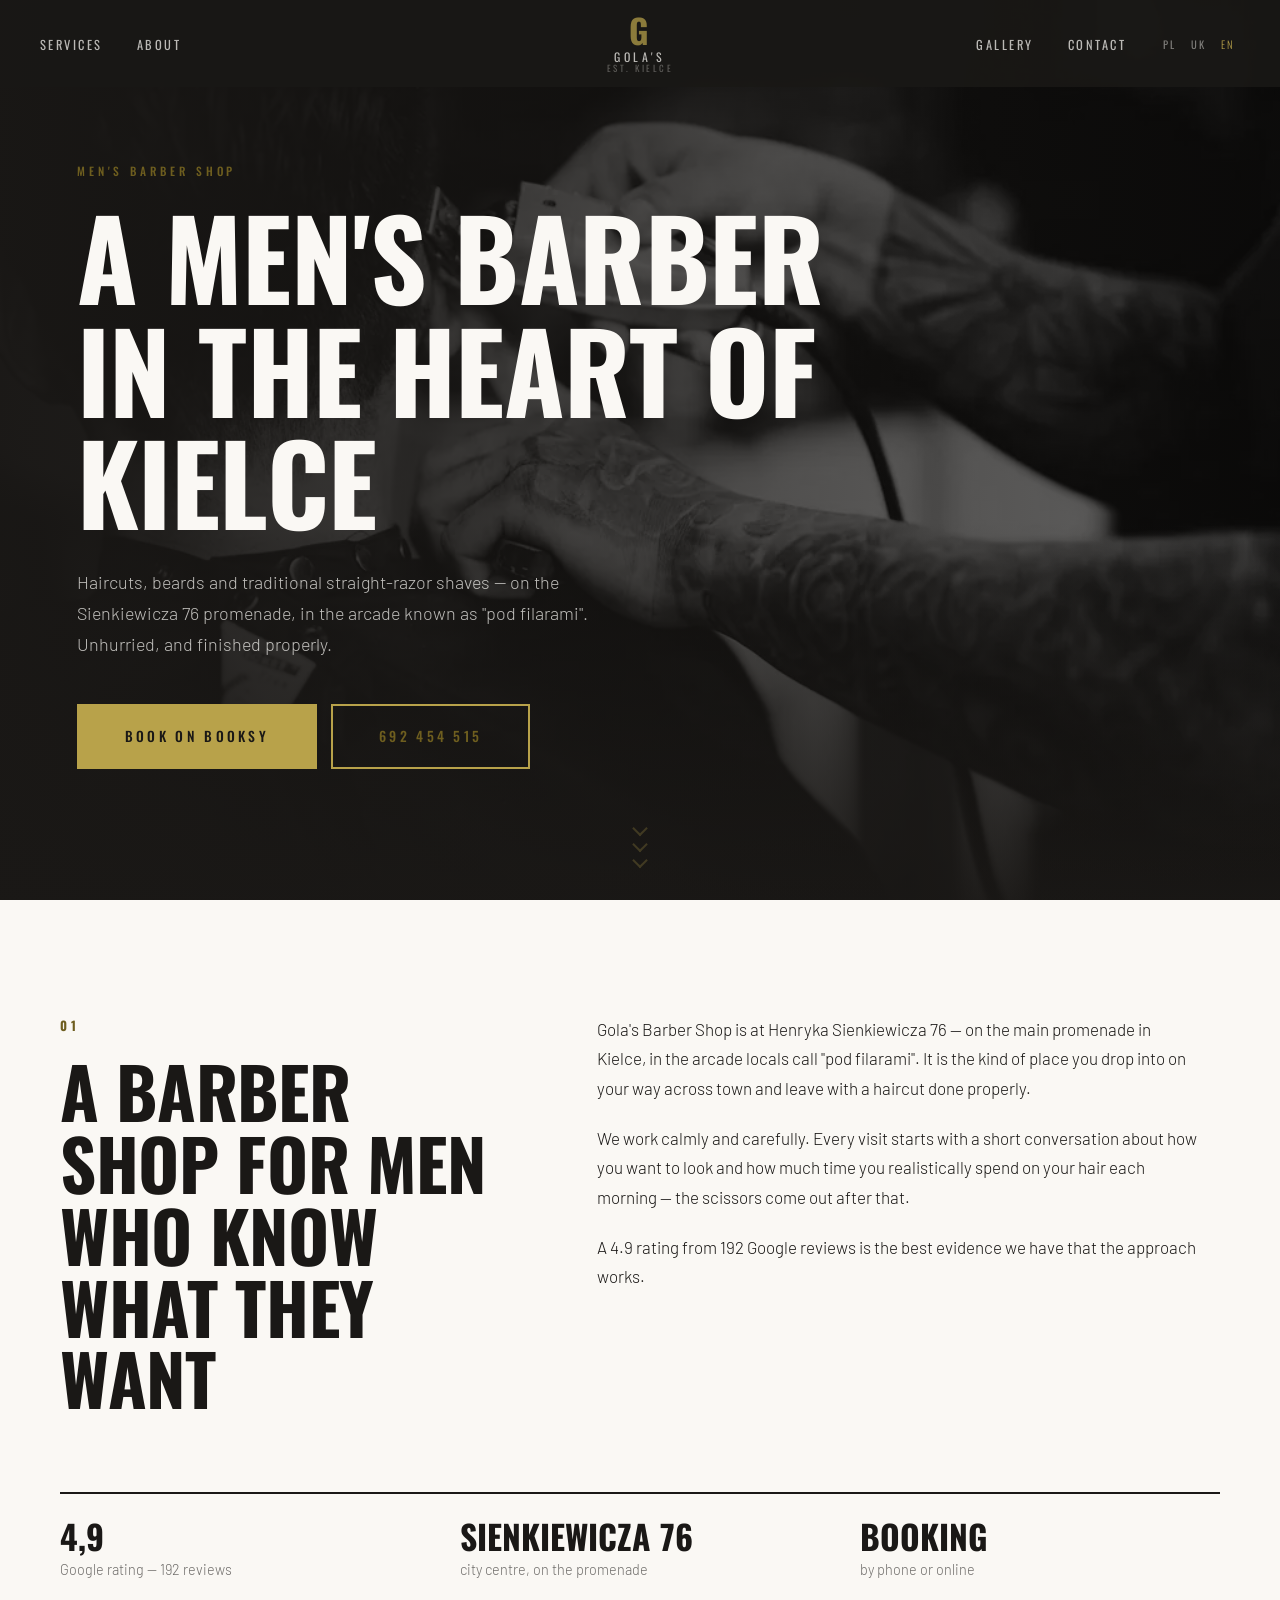
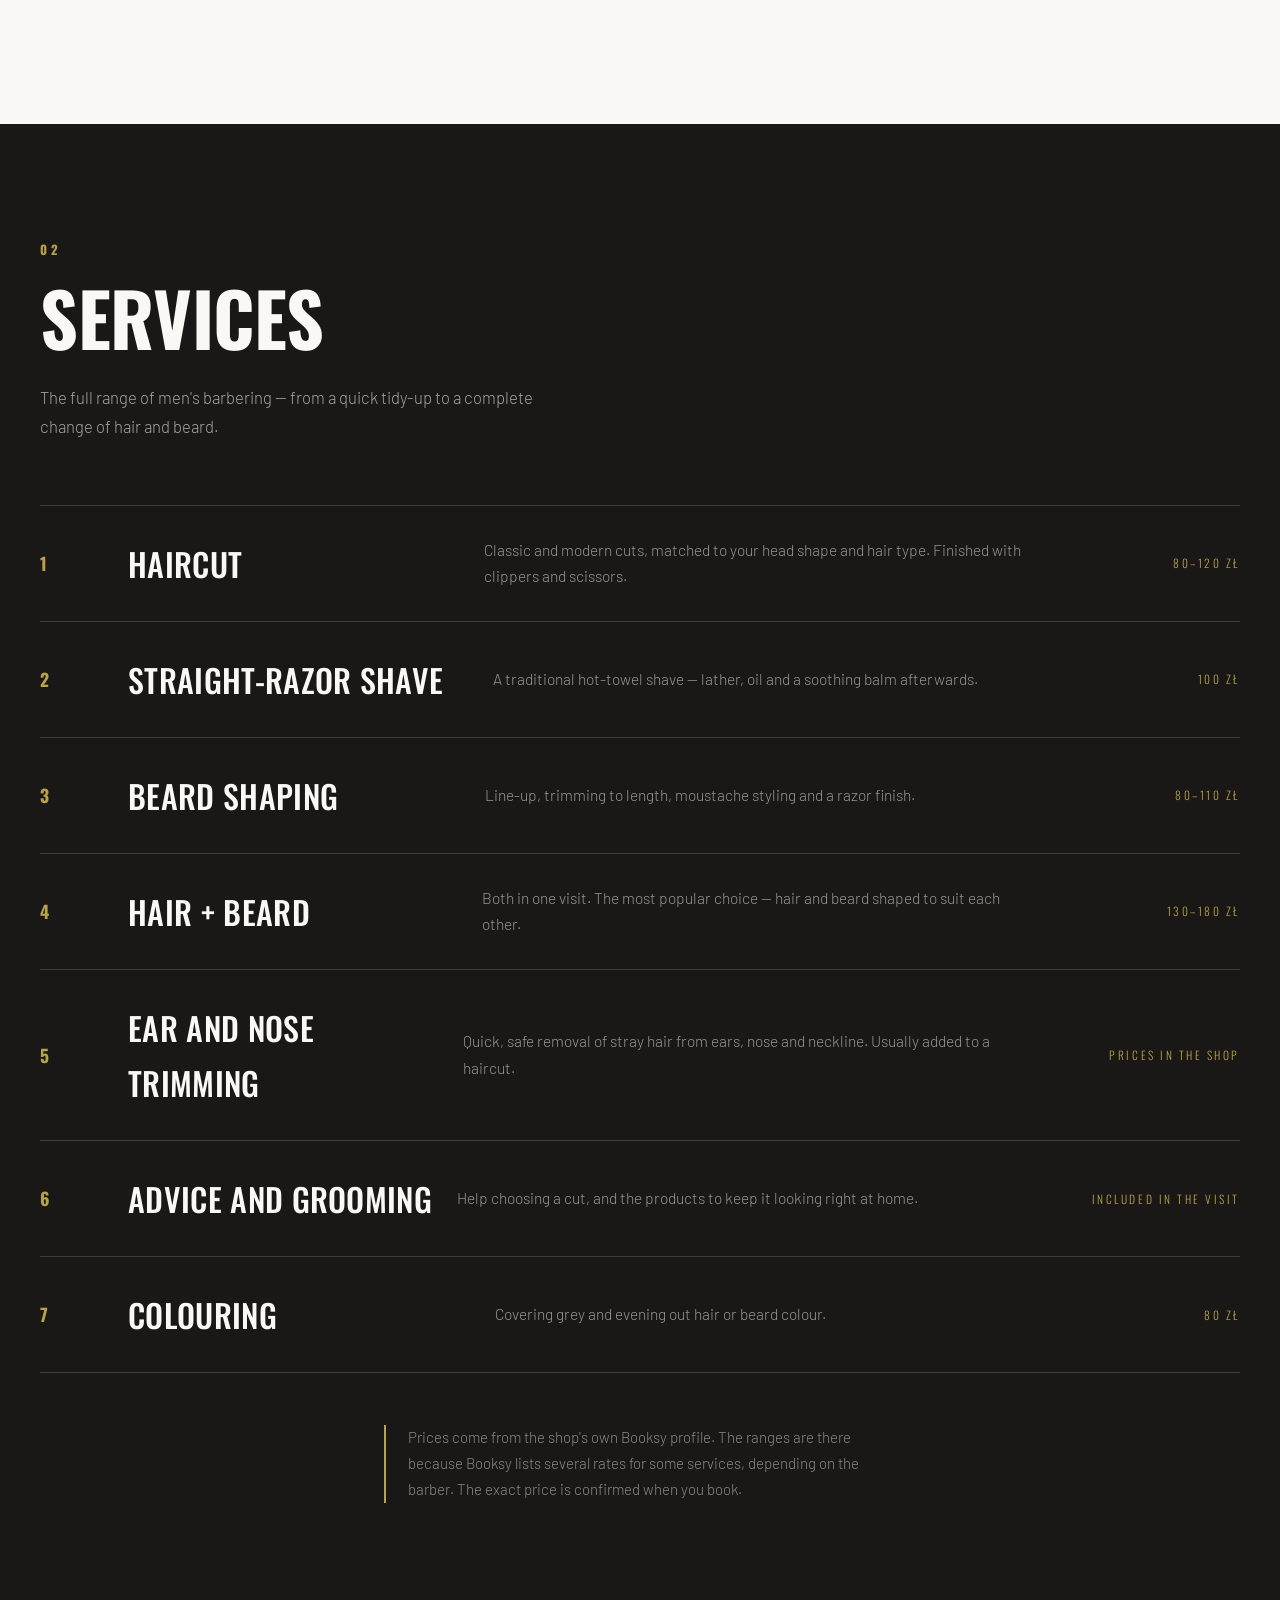
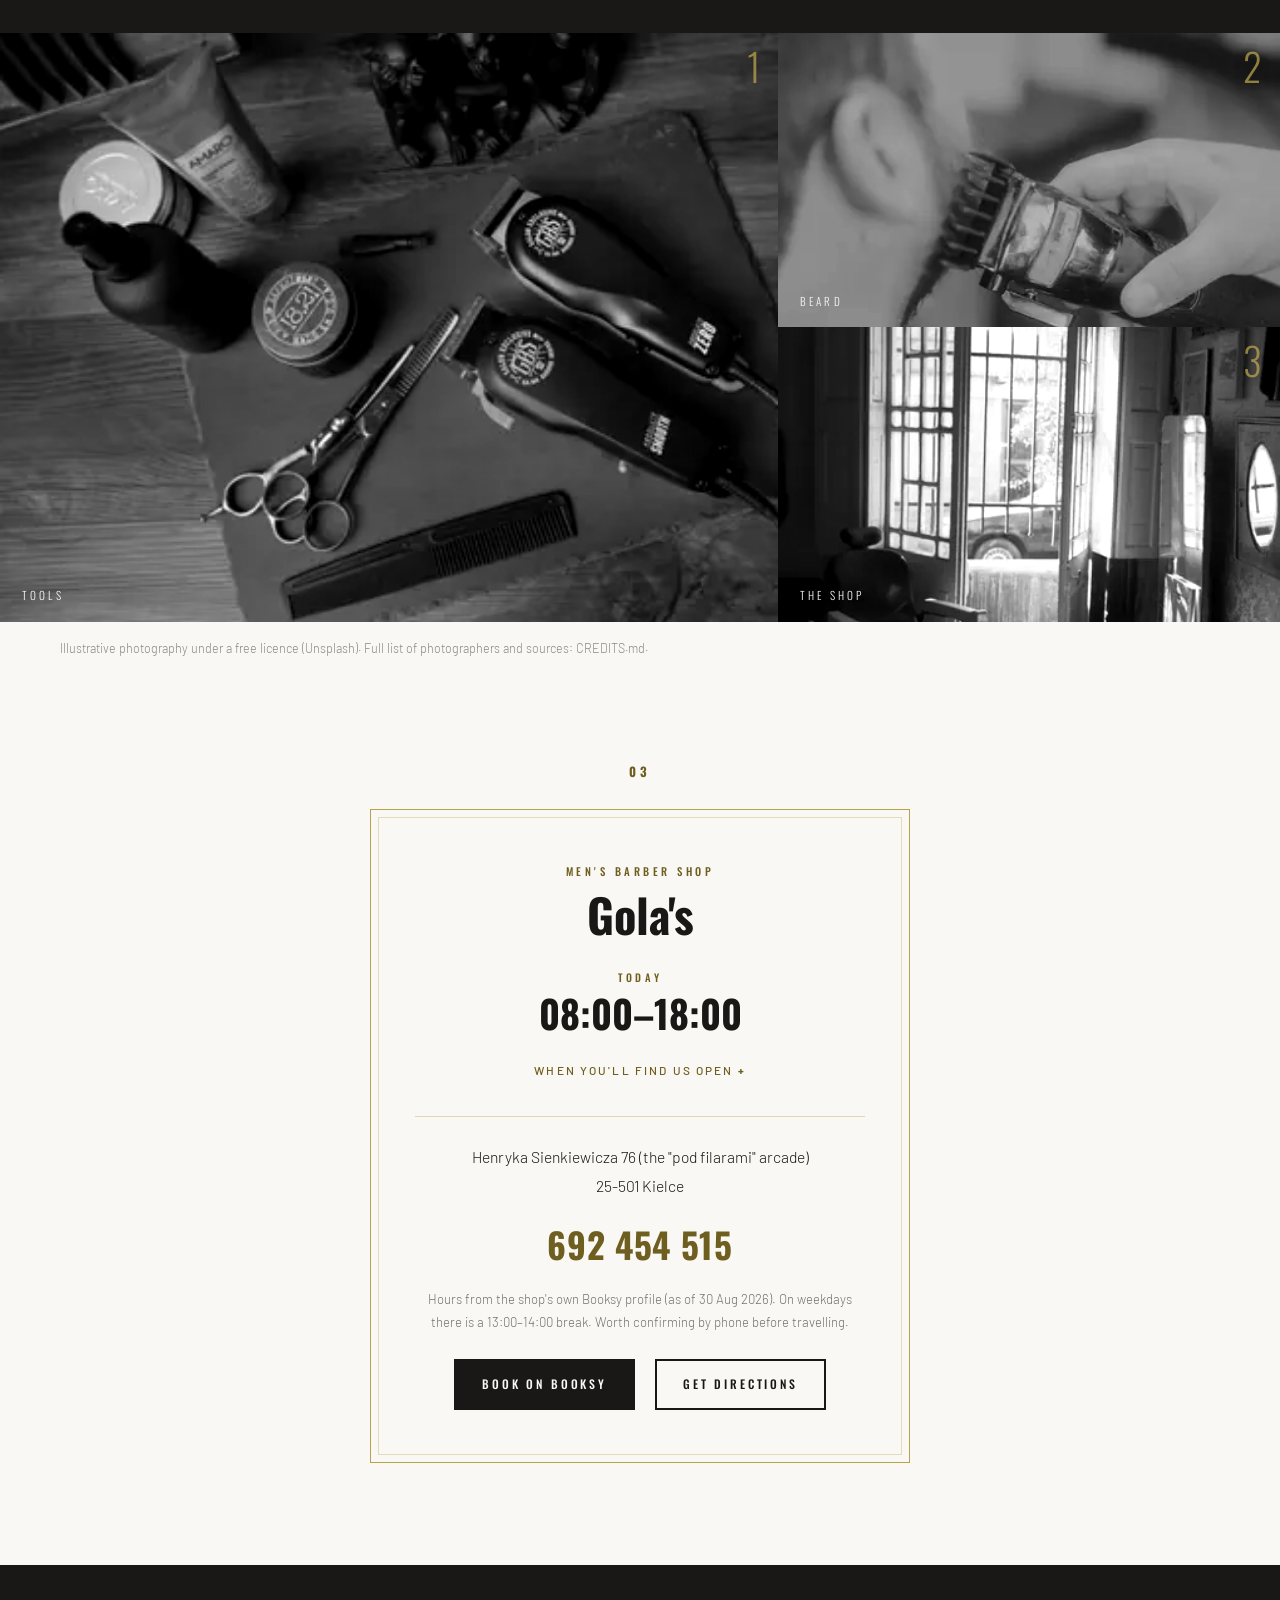
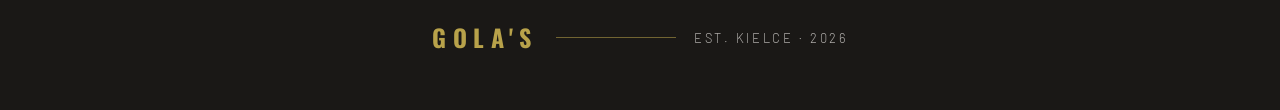
<file: index.html>
<!DOCTYPE html>
<html lang="pl">
<head>
<meta charset="utf-8">
<meta name="viewport" content="width=device-width, initial-scale=1">
<title>Gola&#39;s Barber Shop — barber męski, Kielce Sienkiewicza 76</title>
<meta name="description" content="Barber shop w centrum Kielc, ul. Sienkiewicza 76. Strzyżenie męskie, modelowanie brody i golenie brzytwą. Ocena 4,9 w Google. Umów wizytę: 692 454 515.">
<meta name="robots" content="noindex, nofollow">
<link rel="canonical" href="https://otabekmamadaliev.github.io/golas-barber-kielce/">
<link rel="alternate" hreflang="pl" href="https://otabekmamadaliev.github.io/golas-barber-kielce/">
<link rel="alternate" hreflang="uk" href="https://otabekmamadaliev.github.io/golas-barber-kielce/uk/">
<link rel="alternate" hreflang="en" href="https://otabekmamadaliev.github.io/golas-barber-kielce/en/">
<link rel="alternate" hreflang="x-default" href="https://otabekmamadaliev.github.io/golas-barber-kielce/">
<meta name="theme-color" content="#1A1816">
<meta property="og:type" content="website">
<meta property="og:locale" content="pl_PL">
<meta property="og:site_name" content="Gola&#39;s Barber Shop">
<meta property="og:title" content="Gola&#39;s Barber Shop — barber męski, Kielce Sienkiewicza 76">
<meta property="og:description" content="Barber shop w centrum Kielc, ul. Sienkiewicza 76. Strzyżenie męskie, modelowanie brody i golenie brzytwą. Ocena 4,9 w Google. Umów wizytę: 692 454 515.">
<meta property="og:url" content="https://otabekmamadaliev.github.io/golas-barber-kielce/">
<meta property="og:image" content="https://otabekmamadaliev.github.io/golas-barber-kielce/assets/img/og.jpg">
<meta name="twitter:card" content="summary_large_image">
<link rel="icon" href="data:image/svg+xml,%3Csvg xmlns='http://www.w3.org/2000/svg' viewBox='0 0 32 32'%3E%3Crect width='32' height='32' fill='%231A1816'/%3E%3Ctext x='16' y='23' font-family='Arial Narrow,Arial' font-weight='bold' font-size='18' fill='%23B8A24A' text-anchor='middle'%3EG%3C/text%3E%3C/svg%3E">
<link rel="preconnect" href="https://fonts.googleapis.com">
<link rel="preconnect" href="https://fonts.gstatic.com" crossorigin>
<link rel="stylesheet" href="https://fonts.googleapis.com/css2?family=Oswald:wght@400;500;700&family=Barlow:wght@300;400;500&display=swap">
<script>
/* Wykrywanie języka — patrz komentarz w kielce-web-studio/tmp/gen/lang-auto.mjs.
   Działa przed CSS, żeby nie było mignięcia polską wersją. */
(function(){
  try{
    var tu = document.documentElement.lang.slice(0,2);
    var znane = { pl:1, uk:1, en:1 };
    function idz(l){
      var p = location.pathname.replace(/index\.html$/, '').replace(/\/(uk|en)\/?$/, '/');
      if (p.slice(-1) !== '/') p += '/';
      location.replace(l === 'pl' ? p : p + l + '/');
    }
    var wybrany = null;
    try { wybrany = localStorage.getItem('jezyk'); } catch(e){}
    if (wybrany && znane[wybrany]) { if (wybrany !== tu) idz(wybrany); return; }
    if (tu !== 'pl') return;
    try { if (sessionStorage.getItem('jezyk-auto')) return; sessionStorage.setItem('jezyk-auto','1'); } catch(e){}
    var chce = 'en';
    var lista = navigator.languages || [navigator.language || 'en'];
    for (var i = 0; i < lista.length; i++) {
      var l = String(lista[i]).slice(0,2).toLowerCase();
      if (znane[l]) { chce = l; break; }
    }
    if (chce !== 'pl') idz(chce);
  }catch(e){}
})();
</script>
<link rel="stylesheet" href="assets/style.css">

<link rel="preload" as="image" href="assets/img/hero-2000.webp"
      imagesrcset="assets/img/hero-640.webp 640w, assets/img/hero-960.webp 960w, assets/img/hero-1280.webp 1280w, assets/img/hero-1600.webp 1600w, assets/img/hero-2000.webp 2000w" imagesizes="100vw" type="image/webp" fetchpriority="high">

</head>
<body>
<a class="skip" href="#tresc">Przejdź do treści</a>

<!-- Nawigacja z logotypem POŚRODKU, linki rozbite na dwie strony.
     Typowe dla barberów: znak jest bohaterem, nie przyciskiem w rogu. -->
<header class="nav" id="gora">
  <ul class="nav-l">
    <li><a href="#uslugi">Usługi</a></li>
    <li><a href="#o-nas">O nas</a></li>
  </ul>
  <a class="znak" href="#gora">
    <span class="znak-g">G</span>
    <span class="znak-n">Gola&#39;s</span>
    <span class="znak-r">EST. KIELCE</span>
  </a>
  <div class="nav-prawo">
    <ul class="nav-r">
      <li><a href="#salon">Galeria</a></li>
      <li><a href="#kontakt">Kontakt</a></li>
    </ul>
    <div class="jezyki" role="group" aria-label="Wybór języka"><span class="lang is-on" aria-current="true">PL</span><a class="lang" href="uk/" hreflang="uk" title="Українська">UK</a><a class="lang" href="en/" hreflang="en" title="English">EN</a></div>
  </div>
  <button class="hamburger" type="button" aria-expanded="false" aria-controls="mob" aria-label="Otwórz menu"><span></span><span></span><span></span></button>
</header>
<nav class="mob" id="mob" aria-label="Menu główne">
  <a href="#uslugi">Usługi</a>
  <a href="#o-nas">O nas</a>
  <a href="#salon">Galeria</a>
  <a href="#kontakt">Kontakt</a>
  <div class="jezyki jezyki--mob" role="group" aria-label="Wybór języka"><span class="lang is-on" aria-current="true">PL</span><a class="lang" href="uk/" hreflang="uk" title="Українська">UK</a><a class="lang" href="en/" hreflang="en" title="English">EN</a></div>
</nav>

<main id="tresc">

  <section class="ekran">
    <div class="ekran-foto" aria-hidden="true"><picture><source type="image/webp" srcset="assets/img/hero-640.webp 640w, assets/img/hero-960.webp 960w, assets/img/hero-1280.webp 1280w, assets/img/hero-1600.webp 1600w, assets/img/hero-2000.webp 2000w" sizes="100vw"><img class="img--hero" src="assets/img/hero-2000.jpg" srcset="assets/img/hero-640.jpg 640w, assets/img/hero-960.jpg 960w, assets/img/hero-1280.jpg 1280w, assets/img/hero-1600.jpg 1600w, assets/img/hero-2000.jpg 2000w" sizes="100vw" width="2000" height="1125" alt="Barber wykańcza maszynką linię włosów na karku klienta siedzącego w fotelu fryzjerskim" decoding="async" loading="eager" fetchpriority="high"></picture><span class="cien"></span></div>
    <div class="ekran-tresc">
      <p class="etykieta">Salon fryzjerski męski</p>
      <h1>Męski fryzjer w samym sercu Kielc</h1>
      <p class="lead">Strzyżenie, broda i klasyczne golenie brzytwą — na deptaku przy Sienkiewicza 76, w przejściu „pod filarami”. Bez pośpiechu, z dbałością o detal.</p>
      <div class="akcje">
        <a class="ramka ramka--pelna" href="https://booksy.com/pl-pl/15440_gola-s-barber-shop_barber-shop_7937_kielce" target="_blank" rel="noopener">Rezerwuj w Booksy</a>
        <a class="ramka" href="tel:+48692454515">692 454 515</a>

      </div>
    </div>
    <div class="strzalki" aria-hidden="true"><span></span><span></span><span></span></div>
  </section>

  <!-- Zdanie na cały ekran, ogromną kondensowaną antykwą. Bez zdjęcia,
       bez kart — sam ciężar typografii. -->
  <section class="haslo" id="o-nas">
    <p class="haslo-nr" aria-hidden="true">01</p>
    <h2>Barber shop dla mężczyzn, którzy wiedzą, czego chcą</h2>
    <div class="haslo-kolumny">
      <p>Gola&#39;s Barber Shop działa przy ulicy Henryka Sienkiewicza 76 — na głównym deptaku Kielc, w przejściu „pod filarami”. To miejsce, do którego wpada się po drodze przez miasto i wychodzi z porządnie zrobioną fryzurą.</p><p>Pracujemy spokojnie i dokładnie. Każda wizyta zaczyna się od krótkiej rozmowy o tym, jak chcesz wyglądać i ile czasu realnie masz na codzienną stylizację — dopiero potem sięgamy po nożyczki.</p><p>Ocena 4,9 na podstawie 192 opinii w Google to dla nas najlepszy dowód, że takie podejście się sprawdza.</p>
    </div>
    <ul class="fakty">
      <li><b>4,9</b><span>ocena w Google — 192 opinie</span></li>
      <li><b>Sienkiewicza 76</b><span>ścisłe centrum, deptak</span></li>
      <li><b>Rezerwacja</b><span>telefonicznie lub online</span></li>
    </ul>
  </section>

  <section class="uslugi" id="uslugi">
    <div class="uslugi-glowa">
      <p class="haslo-nr" aria-hidden="true">02</p>
      <h2>Usługi</h2>
      <p class="lead">Pełen zakres barberski dla mężczyzn — od szybkiej korekty po kompleksową metamorfozę fryzury i brody.</p>
    </div>
    <ol class="lista">

      <li>
        <span class="lista-nr">1</span>
        <span class="lista-nazwa">Strzyżenie włosów</span>
        <span class="lista-opis">Klasyczne i nowoczesne cięcia, dobrane do kształtu głowy i typu włosów. Wykończenie maszynką i nożyczkami.</span>
        <span class="lista-cena">80–120 zł</span>
      </li>

      <li>
        <span class="lista-nr">2</span>
        <span class="lista-nazwa">Golenie brzytwą</span>
        <span class="lista-opis">Tradycyjne golenie na gorącym ręczniku — z pianą, olejkiem i kojącym balsamem po zabiegu.</span>
        <span class="lista-cena">100 zł</span>
      </li>

      <li>
        <span class="lista-nr">3</span>
        <span class="lista-nazwa">Modelowanie brody</span>
        <span class="lista-opis">Regulacja konturu, przycięcie na długość, stylizacja wąsów i wykończenie brzytwą.</span>
        <span class="lista-cena">80–110 zł</span>
      </li>

      <li>
        <span class="lista-nr">4</span>
        <span class="lista-nazwa">Strzyżenie + broda</span>
        <span class="lista-opis">Komplet w jednej wizycie. Najczęściej wybierana usługa — włosy i broda dopasowane do siebie.</span>
        <span class="lista-cena">130–180 zł</span>
      </li>

      <li>
        <span class="lista-nr">5</span>
        <span class="lista-nazwa">Depilacja uszu i nosa</span>
        <span class="lista-opis">Szybkie i bezpieczne usunięcie zbędnego owłosienia z uszu, nosa i karku. Zwykle dodawane do strzyżenia.</span>
        <span class="lista-cena">cennik w salonie</span>
      </li>

      <li>
        <span class="lista-nr">6</span>
        <span class="lista-nazwa">Doradztwo i pielęgnacja</span>
        <span class="lista-opis">Pomoc w doborze fryzury oraz kosmetyków do włosów i brody do stosowania w domu.</span>
        <span class="lista-cena">w cenie wizyty</span>
      </li>

      <li>
        <span class="lista-nr">7</span>
        <span class="lista-nazwa">Koloryzacja</span>
        <span class="lista-opis">Krycie siwizny i wyrównanie koloru włosów lub brody.</span>
        <span class="lista-cena">80 zł</span>
      </li>

    </ol>
    <p class="cennik">Ceny pochodzą z profilu Booksy tego salonu. Widełki biorą się stąd, że przy części usług Booksy ma kilka stawek — zależnie od barbera. Dokładną cenę potwierdzi się przy rezerwacji.</p>
  </section>


  <section class="galeria" id="salon" aria-label="Galeria">

    <figure>
      <span class="galeria-nr" aria-hidden="true">1</span>
      <picture><source type="image/webp" srcset="assets/img/detail-tools-400.webp 400w, assets/img/detail-tools-600.webp 600w, assets/img/detail-tools-800.webp 800w" sizes="(min-width: 1160px) 350px, (min-width: 980px) 31vw, (min-width: 640px) calc(50vw - 28px), calc(100vw - 40px)"><img class="img--detail-tools" src="assets/img/detail-tools-800.jpg" srcset="assets/img/detail-tools-400.jpg 400w, assets/img/detail-tools-600.jpg 600w, assets/img/detail-tools-800.jpg 800w" sizes="(min-width: 1160px) 350px, (min-width: 980px) 31vw, (min-width: 640px) calc(50vw - 28px), calc(100vw - 40px)" width="800" height="600" alt="Maszynki do strzyżenia, nożyczki, grzebień i kosmetyki barberskie ułożone na kamiennej płycie" decoding="async" loading="lazy"></picture><figcaption>Narzędzia</figcaption>
    </figure>

    <figure>
      <span class="galeria-nr" aria-hidden="true">2</span>
      <picture><source type="image/webp" srcset="assets/img/detail-beard-400.webp 400w, assets/img/detail-beard-600.webp 600w, assets/img/detail-beard-800.webp 800w" sizes="(min-width: 1160px) 350px, (min-width: 980px) 31vw, (min-width: 640px) calc(50vw - 28px), calc(100vw - 40px)"><img class="img--detail-beard" src="assets/img/detail-beard-800.jpg" srcset="assets/img/detail-beard-400.jpg 400w, assets/img/detail-beard-600.jpg 600w, assets/img/detail-beard-800.jpg 800w" sizes="(min-width: 1160px) 350px, (min-width: 980px) 31vw, (min-width: 640px) calc(50vw - 28px), calc(100vw - 40px)" width="800" height="600" alt="Zbliżenie trymera przycinającego brodę wzdłuż linii żuchwy" decoding="async" loading="lazy"></picture><figcaption>Broda</figcaption>
    </figure>

    <figure>
      <span class="galeria-nr" aria-hidden="true">3</span>
      <picture><source type="image/webp" srcset="assets/img/detail-interior-400.webp 400w, assets/img/detail-interior-600.webp 600w, assets/img/detail-interior-800.webp 800w" sizes="(min-width: 1160px) 350px, (min-width: 980px) 31vw, (min-width: 640px) calc(50vw - 28px), calc(100vw - 40px)"><img class="img--detail-interior" src="assets/img/detail-interior-800.jpg" srcset="assets/img/detail-interior-400.jpg 400w, assets/img/detail-interior-600.jpg 600w, assets/img/detail-interior-800.jpg 800w" sizes="(min-width: 1160px) 350px, (min-width: 980px) 31vw, (min-width: 640px) calc(50vw - 28px), calc(100vw - 40px)" width="800" height="600" alt="Klasyczny fotel barberski w rozświetlonym słońcem wnętrzu salonu" decoding="async" loading="lazy"></picture><figcaption>Salon</figcaption>
    </figure>

  </section>
  <p class="licencja">Zdjęcia ilustracyjne na wolnej licencji (Unsplash). Pełna lista autorów i źródeł: CREDITS.md.</p>


  <!-- Kontakt jako WIZYTÓWKA: jeden bilecik z mosiężnym obrysem, wyśrodkowany,
       bez podziału na dwie kolumny i bez osadzonej mapy. Zakład mieści się przy
       jednej ulicy w centrum — nikt nie potrzebuje tu kafelków Google, tylko
       adresu, numeru i informacji, czy dziś jeszcze otworzą. -->
  <section class="wizytowka" id="kontakt">
    <p class="haslo-nr" aria-hidden="true">03</p>
    <div class="bilecik">
      <p class="bilecik-nad">Salon fryzjerski męski</p>
      <p class="bilecik-znak">Gola&#39;s</p>

      <div class="bilecik-godziny"><p class="dzis-etykieta">Dziś</p><p class="dzis-godziny" data-godziny-dzis>&nbsp;</p><details class="tydzien"><summary>Kiedy nas zastaniesz</summary><ul><li data-dzien="0"><span>Poniedziałek</span><b>08:00–13:00, 14:00–18:00</b></li><li data-dzien="1"><span>Wtorek</span><b>08:00–13:00, 14:00–18:00</b></li><li data-dzien="2"><span>Środa</span><b>08:00–13:00, 14:00–18:00</b></li><li data-dzien="3"><span>Czwartek</span><b>08:00–13:00, 14:00–18:00</b></li><li data-dzien="4"><span>Piątek</span><b>08:00–13:00, 14:00–18:00</b></li><li data-dzien="5"><span>Sobota</span><b>08:00–18:00</b></li><li data-dzien="6"><span>Niedziela</span><b>Zamknięte</b></li></ul></details><script type="application/json" data-godziny>["08:00–13:00, 14:00–18:00","08:00–13:00, 14:00–18:00","08:00–13:00, 14:00–18:00","08:00–13:00, 14:00–18:00","08:00–13:00, 14:00–18:00","08:00–18:00","Zamknięte"]</script></div>

      <hr class="bilecik-linia">

      <p class="bilecik-adres">Henryka Sienkiewicza 76 (przejście „pod filarami”)<br>25-501 Kielce</p>
      <a class="bilecik-numer" href="tel:+48692454515">692 454 515</a>
      <p class="drobne">Godziny z profilu Booksy salonu (stan na 30.08.2026). W dni powszednie jest przerwa 13:00–14:00. Przed dojazdem warto potwierdzić telefonicznie.</p>

      <div class="bilecik-guziki">
        <a class="ramka ramka--mala ramka--pelna" href="https://booksy.com/pl-pl/15440_gola-s-barber-shop_barber-shop_7937_kielce" target="_blank" rel="noopener">Rezerwuj w Booksy</a>
        <a class="ramka ramka--mala" href="https://www.google.com/maps/place/?q=place_id:ChIJsz4kxTInGEcRb0Qg1u-XULk" target="_blank" rel="noopener">Wyznacz trasę</a>
      </div>
    </div>
  </section>

</main>

<!-- Stopka jak sygnatura na dole biletu wizytowego: mosiezna kreska, znak,
     rok zalozenia. Jedna linia, nic wiecej — adres stoi juz w wizytowce wyzej. -->
<footer class="stopka">
  <span class="stopka-znak">Gola&#39;s</span>
  <span class="stopka-kreska" aria-hidden="true"></span>
  <span class="stopka-rok">EST. KIELCE &middot; 2026</span>
</footer>

<script id="i18n" type="application/json">{"sending":"Wysyłanie…","fillAll":"Uzupełnij wszystkie pola formularza.","openingMail":"Otwieramy Twój program pocztowy…","notConnected":"Formularz nie jest jeszcze podłączony. Prosimy o kontakt telefoniczny.","sent":"Dziękujemy! Wiadomość została wysłana — odezwiemy się wkrótce.","failed":"Nie udało się wysłać wiadomości. Prosimy o kontakt telefoniczny.","mailName":"Imię i nazwisko","mailContact":"Kontakt","backToTop":"Wróć na górę","closeGallery":"Zamknij podgląd","prevImage":"Poprzednie zdjęcie","nextImage":"Następne zdjęcie","closeMenu":"Zamknij menu"}</script>
<script src="assets/app.js" defer></script>
<script type="application/ld+json">{
  "@context": "https://schema.org",
  "@type": "HairSalon",
  "name": "Gola's Barber Shop",
  "image": "https://otabekmamadaliev.github.io/golas-barber-kielce/assets/img/og.jpg",
  "url": "https://otabekmamadaliev.github.io/golas-barber-kielce/",
  "telephone": "+48692454515",
  "priceRange": "$$",
  "address": {
    "@type": "PostalAddress",
    "streetAddress": "Henryka Sienkiewicza 76 (przejście „pod filarami”)",
    "addressLocality": "Kielce",
    "postalCode": "25-501",
    "addressRegion": "świętokrzyskie",
    "addressCountry": "PL"
  },
  "geo": {
    "@type": "GeoCoordinates",
    "latitude": 50.8738153,
    "longitude": 20.6210778
  },
  "openingHoursSpecification": [
    {
      "@type": "OpeningHoursSpecification",
      "dayOfWeek": "Monday",
      "opens": "08:00",
      "closes": "13:00"
    },
    {
      "@type": "OpeningHoursSpecification",
      "dayOfWeek": "Monday",
      "opens": "14:00",
      "closes": "18:00"
    },
    {
      "@type": "OpeningHoursSpecification",
      "dayOfWeek": "Tuesday",
      "opens": "08:00",
      "closes": "13:00"
    },
    {
      "@type": "OpeningHoursSpecification",
      "dayOfWeek": "Tuesday",
      "opens": "14:00",
      "closes": "18:00"
    },
    {
      "@type": "OpeningHoursSpecification",
      "dayOfWeek": "Wednesday",
      "opens": "08:00",
      "closes": "13:00"
    },
    {
      "@type": "OpeningHoursSpecification",
      "dayOfWeek": "Wednesday",
      "opens": "14:00",
      "closes": "18:00"
    },
    {
      "@type": "OpeningHoursSpecification",
      "dayOfWeek": "Thursday",
      "opens": "08:00",
      "closes": "13:00"
    },
    {
      "@type": "OpeningHoursSpecification",
      "dayOfWeek": "Thursday",
      "opens": "14:00",
      "closes": "18:00"
    },
    {
      "@type": "OpeningHoursSpecification",
      "dayOfWeek": "Friday",
      "opens": "08:00",
      "closes": "13:00"
    },
    {
      "@type": "OpeningHoursSpecification",
      "dayOfWeek": "Friday",
      "opens": "14:00",
      "closes": "18:00"
    },
    {
      "@type": "OpeningHoursSpecification",
      "dayOfWeek": "Saturday",
      "opens": "08:00",
      "closes": "18:00"
    }
  ],
  "hasMap": "https://www.google.com/maps/place/?q=place_id:ChIJsz4kxTInGEcRb0Qg1u-XULk",
  "areaServed": {
    "@type": "City",
    "name": "Kielce"
  },
  "sameAs": [
    "https://www.instagram.com/golasbarbershop/",
    "https://www.facebook.com/golasbarbershop/",
    "https://booksy.com/pl-pl/15440_gola-s-barber-shop_barber-shop_7937_kielce"
  ]
}</script>
</body>
</html>
</file>
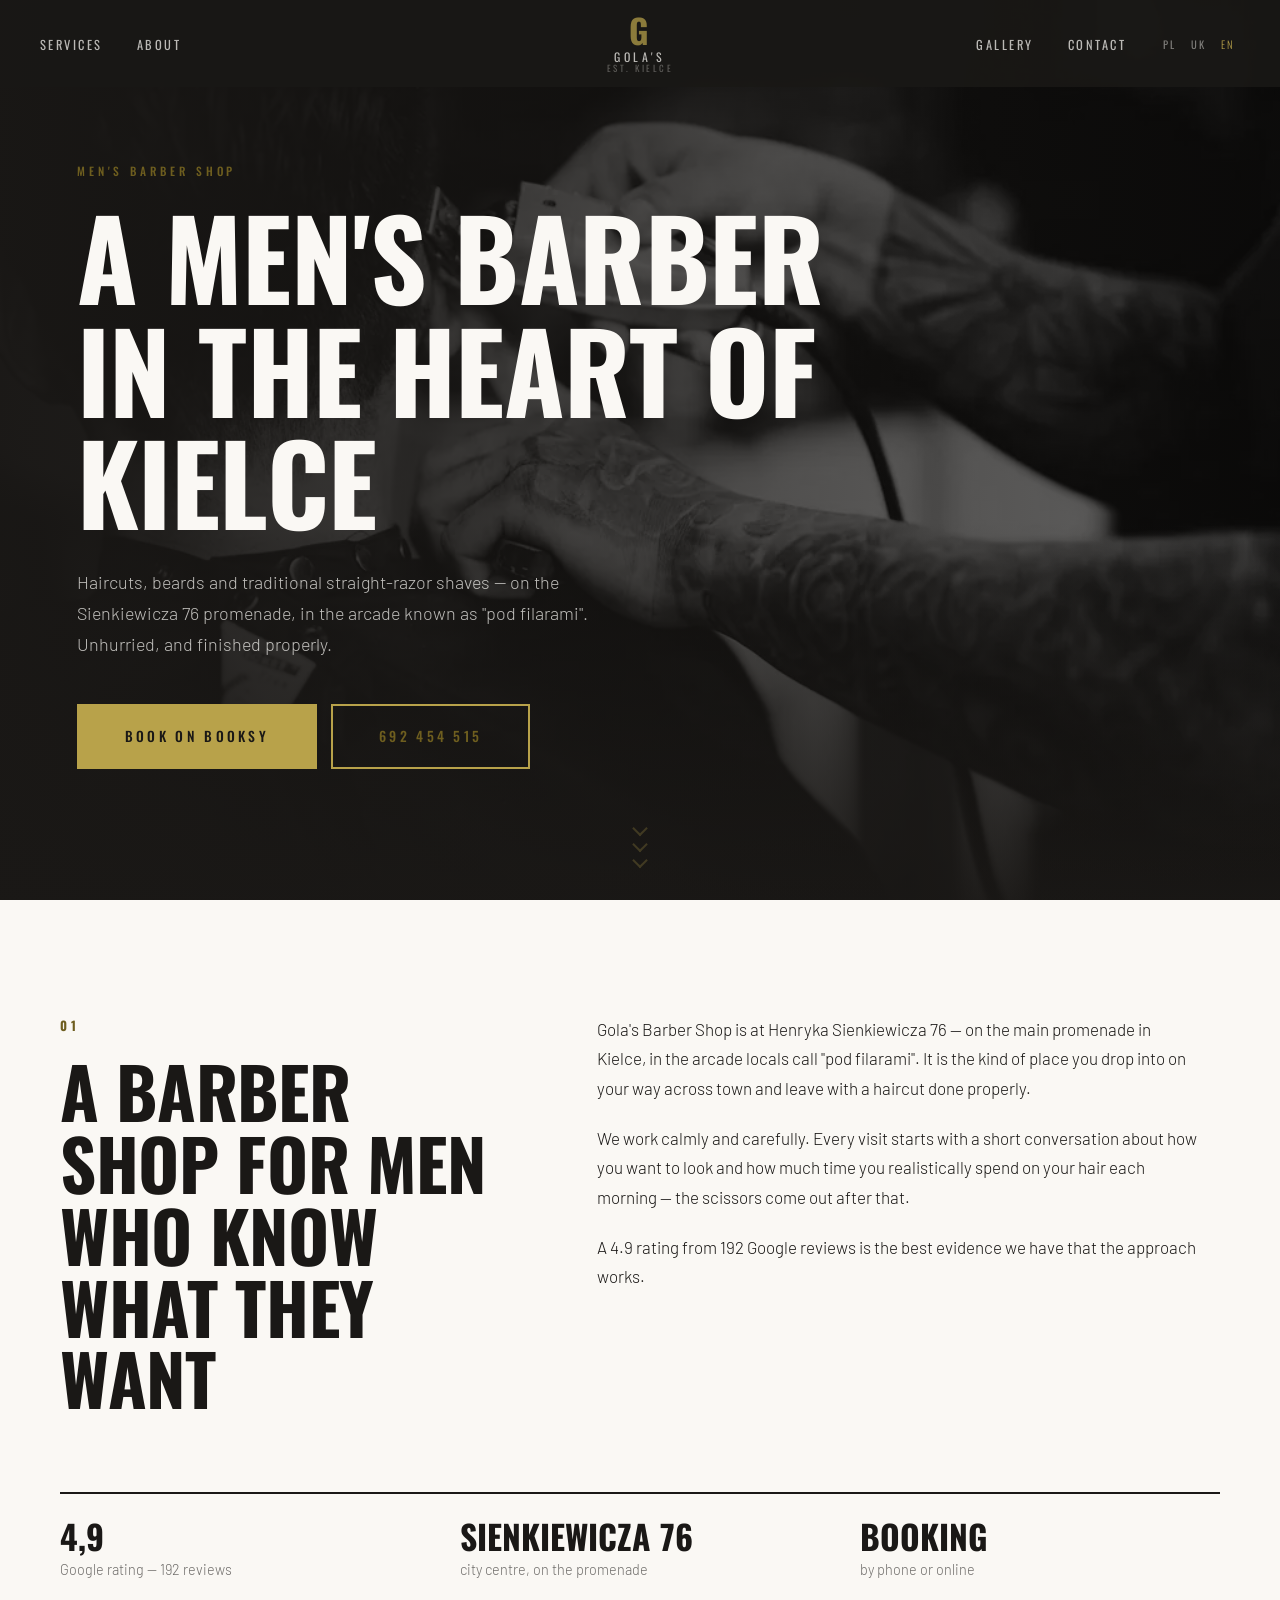
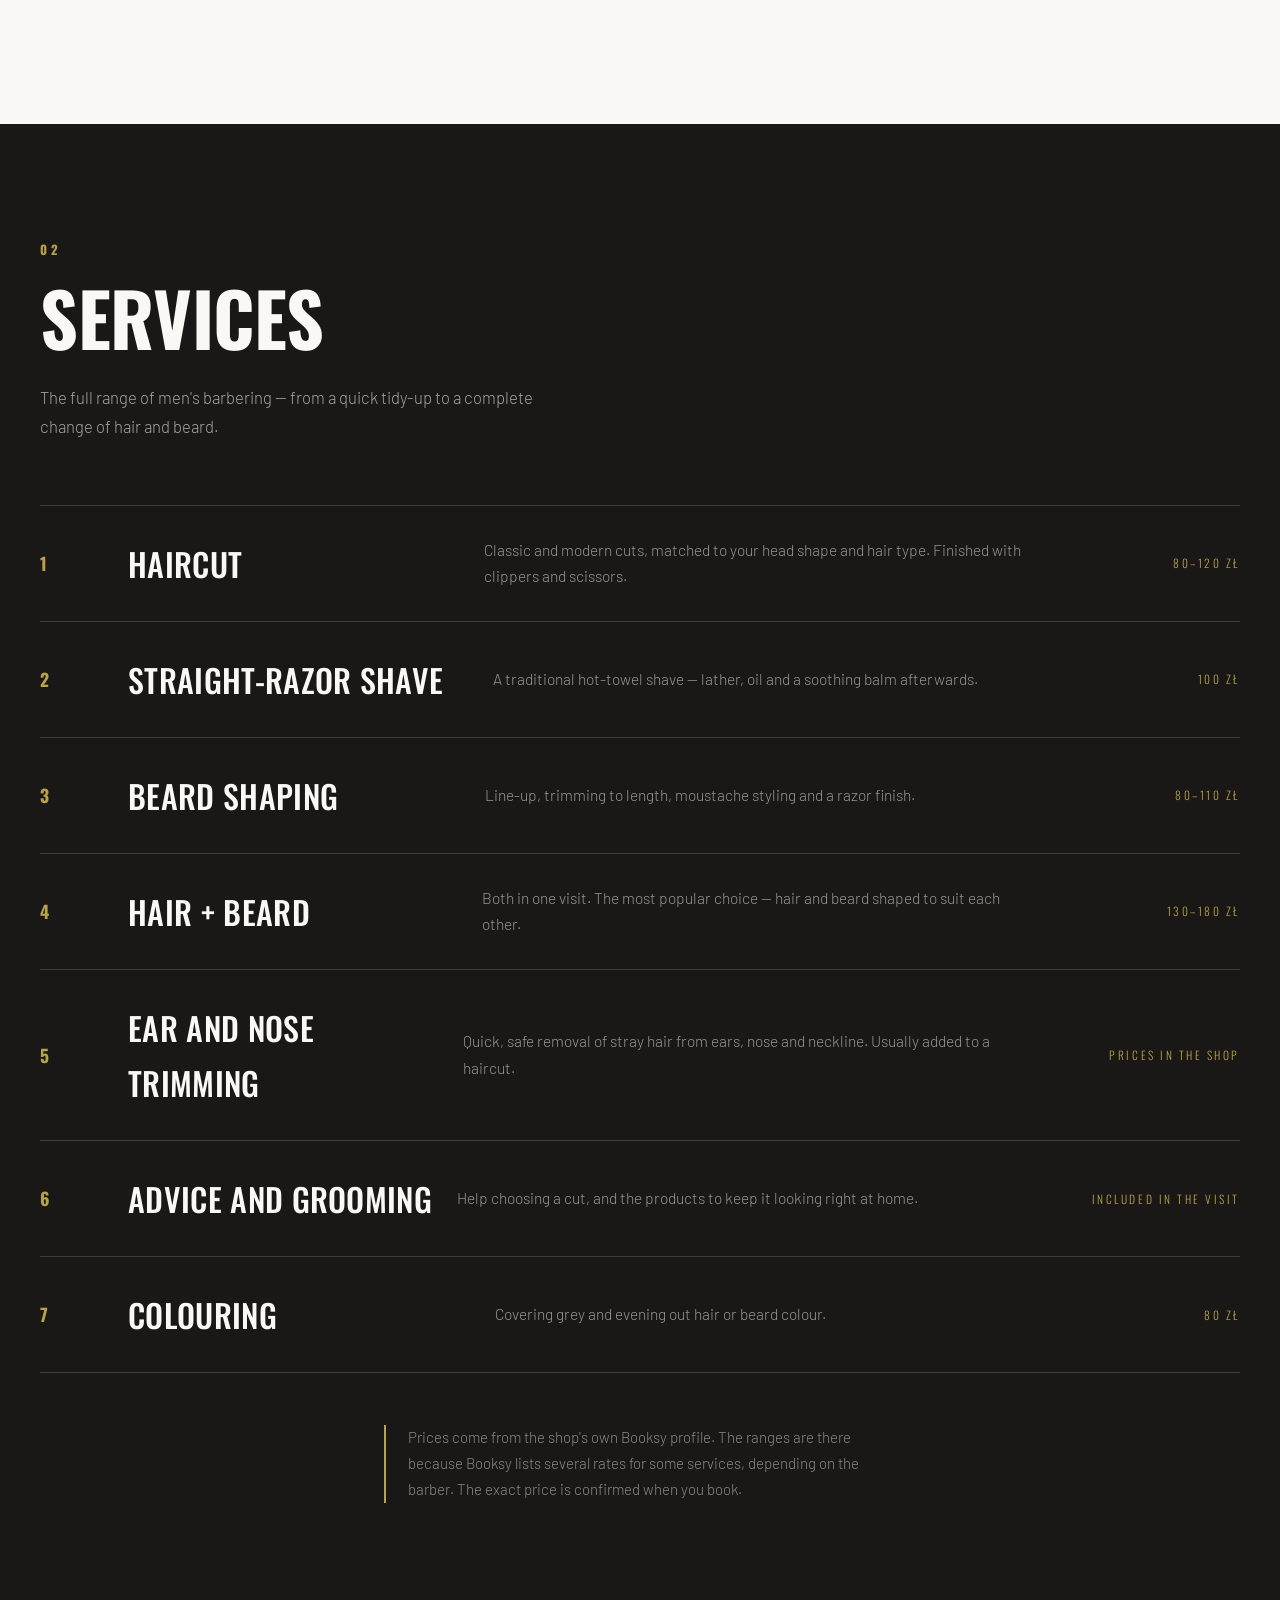
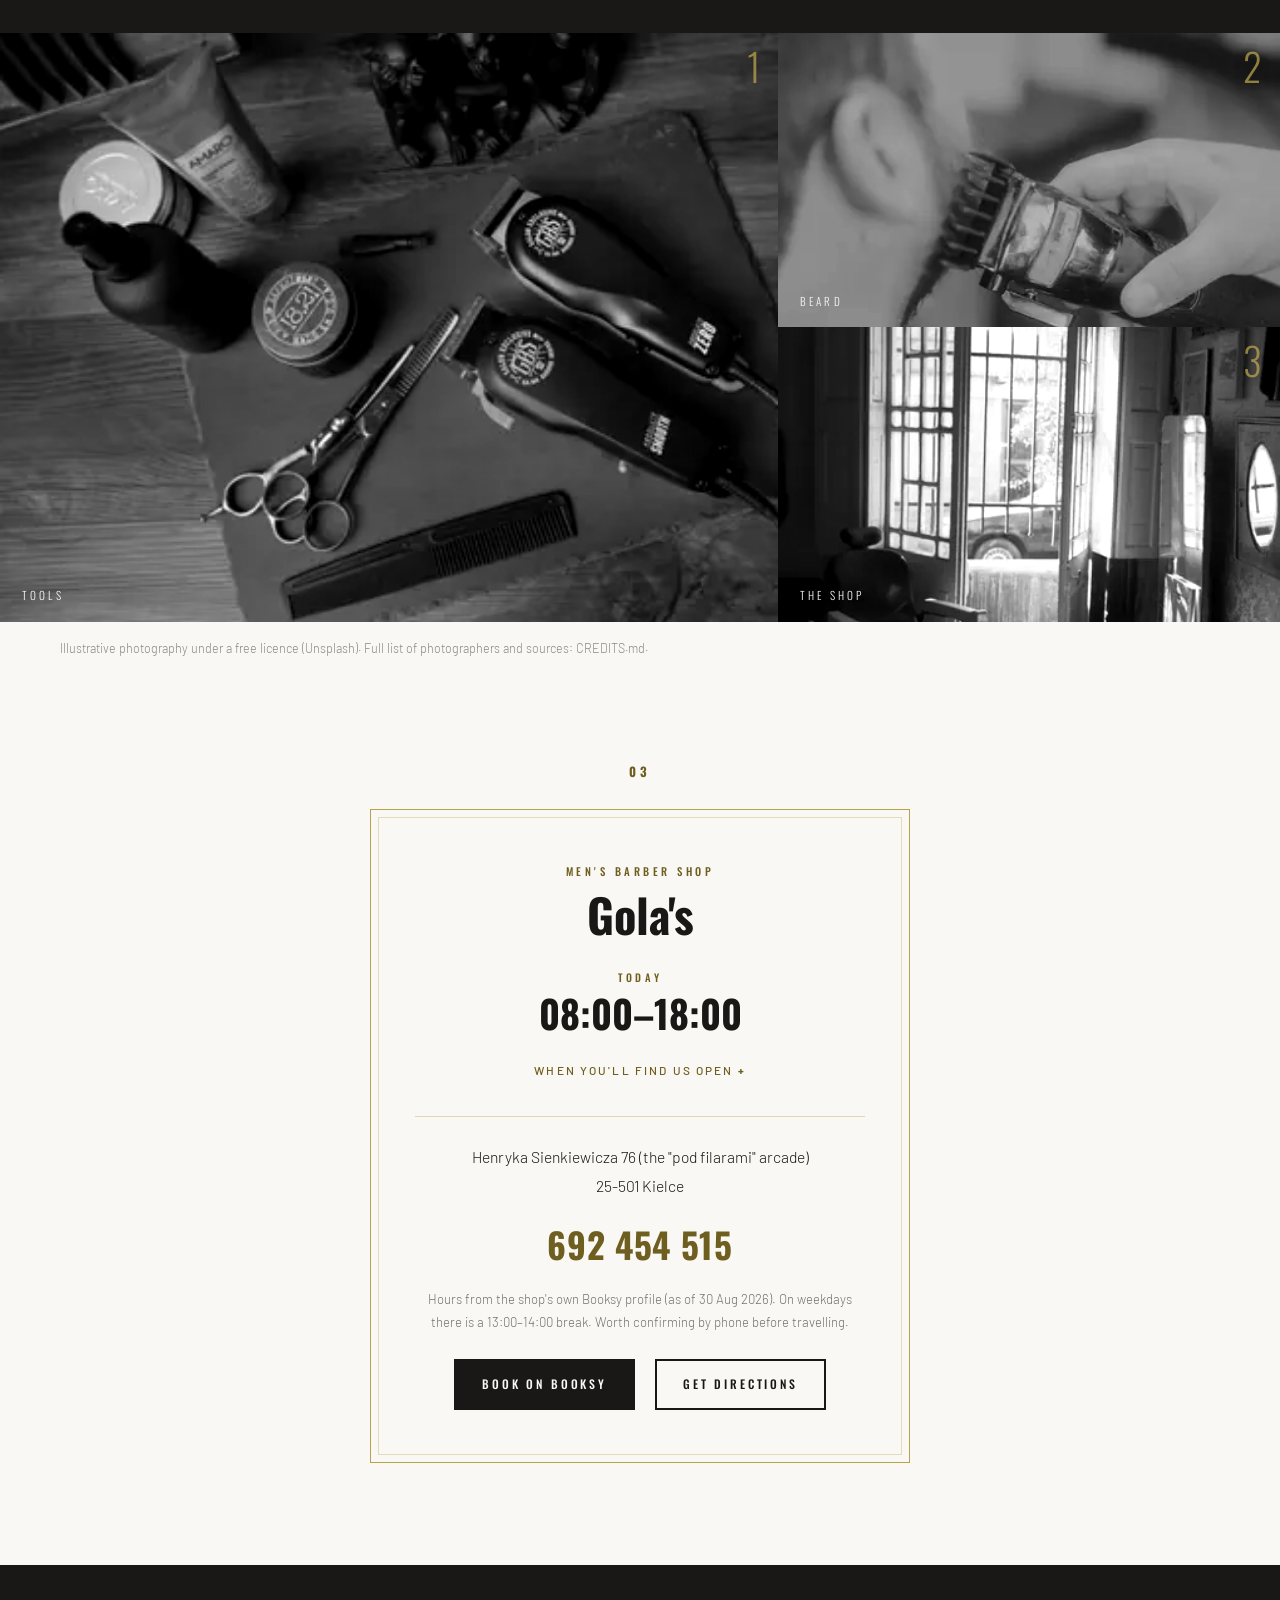
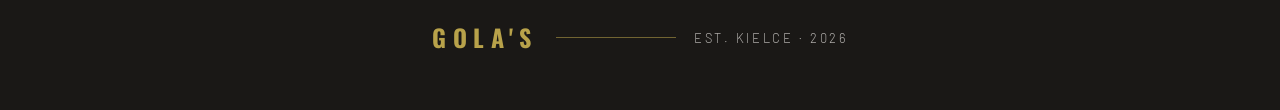
<file: en/index.html>
<!DOCTYPE html>
<html lang="en">
<head>
<meta charset="utf-8">
<meta name="viewport" content="width=device-width, initial-scale=1">
<title>Gola&#39;s Barber Shop — men&#39;s barber, Kielce, Sienkiewicza 76</title>
<meta name="description" content="Barber shop in central Kielce, Sienkiewicza 76. Men&#39;s haircuts, beard shaping and straight-razor shaves. Rated 4.9 on Google. Book: 692 454 515.">
<meta name="robots" content="noindex, nofollow">
<link rel="canonical" href="https://otabekmamadaliev.github.io/golas-barber-kielce/en/">
<link rel="alternate" hreflang="pl" href="https://otabekmamadaliev.github.io/golas-barber-kielce/">
<link rel="alternate" hreflang="uk" href="https://otabekmamadaliev.github.io/golas-barber-kielce/uk/">
<link rel="alternate" hreflang="en" href="https://otabekmamadaliev.github.io/golas-barber-kielce/en/">
<link rel="alternate" hreflang="x-default" href="https://otabekmamadaliev.github.io/golas-barber-kielce/">
<meta name="theme-color" content="#1A1816">
<meta property="og:type" content="website">
<meta property="og:locale" content="en_GB">
<meta property="og:site_name" content="Gola&#39;s Barber Shop">
<meta property="og:title" content="Gola&#39;s Barber Shop — men&#39;s barber, Kielce, Sienkiewicza 76">
<meta property="og:description" content="Barber shop in central Kielce, Sienkiewicza 76. Men&#39;s haircuts, beard shaping and straight-razor shaves. Rated 4.9 on Google. Book: 692 454 515.">
<meta property="og:url" content="https://otabekmamadaliev.github.io/golas-barber-kielce/en/">
<meta property="og:image" content="https://otabekmamadaliev.github.io/golas-barber-kielce/assets/img/og.jpg">
<meta name="twitter:card" content="summary_large_image">
<link rel="icon" href="data:image/svg+xml,%3Csvg xmlns='http://www.w3.org/2000/svg' viewBox='0 0 32 32'%3E%3Crect width='32' height='32' fill='%231A1816'/%3E%3Ctext x='16' y='23' font-family='Arial Narrow,Arial' font-weight='bold' font-size='18' fill='%23B8A24A' text-anchor='middle'%3EG%3C/text%3E%3C/svg%3E">
<link rel="preconnect" href="https://fonts.googleapis.com">
<link rel="preconnect" href="https://fonts.gstatic.com" crossorigin>
<link rel="stylesheet" href="https://fonts.googleapis.com/css2?family=Oswald:wght@400;500;700&family=Barlow:wght@300;400;500&display=swap">
<script>
/* Wykrywanie języka — patrz komentarz w kielce-web-studio/tmp/gen/lang-auto.mjs.
   Działa przed CSS, żeby nie było mignięcia polską wersją. */
(function(){
  try{
    var tu = document.documentElement.lang.slice(0,2);
    var znane = { pl:1, uk:1, en:1 };
    function idz(l){
      var p = location.pathname.replace(/index\.html$/, '').replace(/\/(uk|en)\/?$/, '/');
      if (p.slice(-1) !== '/') p += '/';
      location.replace(l === 'pl' ? p : p + l + '/');
    }
    var wybrany = null;
    try { wybrany = localStorage.getItem('jezyk'); } catch(e){}
    if (wybrany && znane[wybrany]) { if (wybrany !== tu) idz(wybrany); return; }
    if (tu !== 'pl') return;
    try { if (sessionStorage.getItem('jezyk-auto')) return; sessionStorage.setItem('jezyk-auto','1'); } catch(e){}
    var chce = 'en';
    var lista = navigator.languages || [navigator.language || 'en'];
    for (var i = 0; i < lista.length; i++) {
      var l = String(lista[i]).slice(0,2).toLowerCase();
      if (znane[l]) { chce = l; break; }
    }
    if (chce !== 'pl') idz(chce);
  }catch(e){}
})();
</script>
<link rel="stylesheet" href="../assets/style.css">

<link rel="preload" as="image" href="../assets/img/hero-2000.webp"
      imagesrcset="../assets/img/hero-640.webp 640w, ../assets/img/hero-960.webp 960w, ../assets/img/hero-1280.webp 1280w, ../assets/img/hero-1600.webp 1600w, ../assets/img/hero-2000.webp 2000w" imagesizes="100vw" type="image/webp" fetchpriority="high">

</head>
<body>
<a class="skip" href="#tresc">Skip to content</a>

<!-- Nawigacja z logotypem POŚRODKU, linki rozbite na dwie strony.
     Typowe dla barberów: znak jest bohaterem, nie przyciskiem w rogu. -->
<header class="nav" id="gora">
  <ul class="nav-l">
    <li><a href="#uslugi">Services</a></li>
    <li><a href="#o-nas">About</a></li>
  </ul>
  <a class="znak" href="#gora">
    <span class="znak-g">G</span>
    <span class="znak-n">Gola&#39;s</span>
    <span class="znak-r">EST. KIELCE</span>
  </a>
  <div class="nav-prawo">
    <ul class="nav-r">
      <li><a href="#salon">Gallery</a></li>
      <li><a href="#kontakt">Contact</a></li>
    </ul>
    <div class="jezyki" role="group" aria-label="Language"><a class="lang" href=".././" hreflang="pl" title="Polski">PL</a><a class="lang" href="../uk/" hreflang="uk" title="Українська">UK</a><span class="lang is-on" aria-current="true">EN</span></div>
  </div>
  <button class="hamburger" type="button" aria-expanded="false" aria-controls="mob" aria-label="Open menu"><span></span><span></span><span></span></button>
</header>
<nav class="mob" id="mob" aria-label="Main menu">
  <a href="#uslugi">Services</a>
  <a href="#o-nas">About</a>
  <a href="#salon">Gallery</a>
  <a href="#kontakt">Contact</a>
  <div class="jezyki jezyki--mob" role="group" aria-label="Language"><a class="lang" href=".././" hreflang="pl" title="Polski">PL</a><a class="lang" href="../uk/" hreflang="uk" title="Українська">UK</a><span class="lang is-on" aria-current="true">EN</span></div>
</nav>

<main id="tresc">

  <section class="ekran">
    <div class="ekran-foto" aria-hidden="true"><picture><source type="image/webp" srcset="../assets/img/hero-640.webp 640w, ../assets/img/hero-960.webp 960w, ../assets/img/hero-1280.webp 1280w, ../assets/img/hero-1600.webp 1600w, ../assets/img/hero-2000.webp 2000w" sizes="100vw"><img class="img--hero" src="../assets/img/hero-2000.jpg" srcset="../assets/img/hero-640.jpg 640w, ../assets/img/hero-960.jpg 960w, ../assets/img/hero-1280.jpg 1280w, ../assets/img/hero-1600.jpg 1600w, ../assets/img/hero-2000.jpg 2000w" sizes="100vw" width="2000" height="1125" alt="Barber wykańcza maszynką linię włosów na karku klienta siedzącego w fotelu fryzjerskim" decoding="async" loading="eager" fetchpriority="high"></picture><span class="cien"></span></div>
    <div class="ekran-tresc">
      <p class="etykieta">Men&#39;s barber shop</p>
      <h1>A men&#39;s barber in the heart of Kielce</h1>
      <p class="lead">Haircuts, beards and traditional straight-razor shaves — on the Sienkiewicza 76 promenade, in the arcade known as &quot;pod filarami&quot;. Unhurried, and finished properly.</p>
      <div class="akcje">
        <a class="ramka ramka--pelna" href="https://booksy.com/pl-pl/15440_gola-s-barber-shop_barber-shop_7937_kielce" target="_blank" rel="noopener">Book on Booksy</a>
        <a class="ramka" href="tel:+48692454515">692 454 515</a>

      </div>
    </div>
    <div class="strzalki" aria-hidden="true"><span></span><span></span><span></span></div>
  </section>

  <!-- Zdanie na cały ekran, ogromną kondensowaną antykwą. Bez zdjęcia,
       bez kart — sam ciężar typografii. -->
  <section class="haslo" id="o-nas">
    <p class="haslo-nr" aria-hidden="true">01</p>
    <h2>A barber shop for men who know what they want</h2>
    <div class="haslo-kolumny">
      <p>Gola&#39;s Barber Shop is at Henryka Sienkiewicza 76 — on the main promenade in Kielce, in the arcade locals call &quot;pod filarami&quot;. It is the kind of place you drop into on your way across town and leave with a haircut done properly.</p><p>We work calmly and carefully. Every visit starts with a short conversation about how you want to look and how much time you realistically spend on your hair each morning — the scissors come out after that.</p><p>A 4.9 rating from 192 Google reviews is the best evidence we have that the approach works.</p>
    </div>
    <ul class="fakty">
      <li><b>4,9</b><span>Google rating — 192 reviews</span></li>
      <li><b>Sienkiewicza 76</b><span>city centre, on the promenade</span></li>
      <li><b>Booking</b><span>by phone or online</span></li>
    </ul>
  </section>

  <section class="uslugi" id="uslugi">
    <div class="uslugi-glowa">
      <p class="haslo-nr" aria-hidden="true">02</p>
      <h2>Services</h2>
      <p class="lead">The full range of men&#39;s barbering — from a quick tidy-up to a complete change of hair and beard.</p>
    </div>
    <ol class="lista">

      <li>
        <span class="lista-nr">1</span>
        <span class="lista-nazwa">Haircut</span>
        <span class="lista-opis">Classic and modern cuts, matched to your head shape and hair type. Finished with clippers and scissors.</span>
        <span class="lista-cena">80–120 zł</span>
      </li>

      <li>
        <span class="lista-nr">2</span>
        <span class="lista-nazwa">Straight-razor shave</span>
        <span class="lista-opis">A traditional hot-towel shave — lather, oil and a soothing balm afterwards.</span>
        <span class="lista-cena">100 zł</span>
      </li>

      <li>
        <span class="lista-nr">3</span>
        <span class="lista-nazwa">Beard shaping</span>
        <span class="lista-opis">Line-up, trimming to length, moustache styling and a razor finish.</span>
        <span class="lista-cena">80–110 zł</span>
      </li>

      <li>
        <span class="lista-nr">4</span>
        <span class="lista-nazwa">Hair + beard</span>
        <span class="lista-opis">Both in one visit. The most popular choice — hair and beard shaped to suit each other.</span>
        <span class="lista-cena">130–180 zł</span>
      </li>

      <li>
        <span class="lista-nr">5</span>
        <span class="lista-nazwa">Ear and nose trimming</span>
        <span class="lista-opis">Quick, safe removal of stray hair from ears, nose and neckline. Usually added to a haircut.</span>
        <span class="lista-cena">prices in the shop</span>
      </li>

      <li>
        <span class="lista-nr">6</span>
        <span class="lista-nazwa">Advice and grooming</span>
        <span class="lista-opis">Help choosing a cut, and the products to keep it looking right at home.</span>
        <span class="lista-cena">included in the visit</span>
      </li>

      <li>
        <span class="lista-nr">7</span>
        <span class="lista-nazwa">Colouring</span>
        <span class="lista-opis">Covering grey and evening out hair or beard colour.</span>
        <span class="lista-cena">80 zł</span>
      </li>

    </ol>
    <p class="cennik">Prices come from the shop&#39;s own Booksy profile. The ranges are there because Booksy lists several rates for some services, depending on the barber. The exact price is confirmed when you book.</p>
  </section>


  <section class="galeria" id="salon" aria-label="Gallery">

    <figure>
      <span class="galeria-nr" aria-hidden="true">1</span>
      <picture><source type="image/webp" srcset="../assets/img/detail-tools-400.webp 400w, ../assets/img/detail-tools-600.webp 600w, ../assets/img/detail-tools-800.webp 800w" sizes="(min-width: 1160px) 350px, (min-width: 980px) 31vw, (min-width: 640px) calc(50vw - 28px), calc(100vw - 40px)"><img class="img--detail-tools" src="../assets/img/detail-tools-800.jpg" srcset="../assets/img/detail-tools-400.jpg 400w, ../assets/img/detail-tools-600.jpg 600w, ../assets/img/detail-tools-800.jpg 800w" sizes="(min-width: 1160px) 350px, (min-width: 980px) 31vw, (min-width: 640px) calc(50vw - 28px), calc(100vw - 40px)" width="800" height="600" alt="Maszynki do strzyżenia, nożyczki, grzebień i kosmetyki barberskie ułożone na kamiennej płycie" decoding="async" loading="lazy"></picture><figcaption>Tools</figcaption>
    </figure>

    <figure>
      <span class="galeria-nr" aria-hidden="true">2</span>
      <picture><source type="image/webp" srcset="../assets/img/detail-beard-400.webp 400w, ../assets/img/detail-beard-600.webp 600w, ../assets/img/detail-beard-800.webp 800w" sizes="(min-width: 1160px) 350px, (min-width: 980px) 31vw, (min-width: 640px) calc(50vw - 28px), calc(100vw - 40px)"><img class="img--detail-beard" src="../assets/img/detail-beard-800.jpg" srcset="../assets/img/detail-beard-400.jpg 400w, ../assets/img/detail-beard-600.jpg 600w, ../assets/img/detail-beard-800.jpg 800w" sizes="(min-width: 1160px) 350px, (min-width: 980px) 31vw, (min-width: 640px) calc(50vw - 28px), calc(100vw - 40px)" width="800" height="600" alt="Zbliżenie trymera przycinającego brodę wzdłuż linii żuchwy" decoding="async" loading="lazy"></picture><figcaption>Beard</figcaption>
    </figure>

    <figure>
      <span class="galeria-nr" aria-hidden="true">3</span>
      <picture><source type="image/webp" srcset="../assets/img/detail-interior-400.webp 400w, ../assets/img/detail-interior-600.webp 600w, ../assets/img/detail-interior-800.webp 800w" sizes="(min-width: 1160px) 350px, (min-width: 980px) 31vw, (min-width: 640px) calc(50vw - 28px), calc(100vw - 40px)"><img class="img--detail-interior" src="../assets/img/detail-interior-800.jpg" srcset="../assets/img/detail-interior-400.jpg 400w, ../assets/img/detail-interior-600.jpg 600w, ../assets/img/detail-interior-800.jpg 800w" sizes="(min-width: 1160px) 350px, (min-width: 980px) 31vw, (min-width: 640px) calc(50vw - 28px), calc(100vw - 40px)" width="800" height="600" alt="Klasyczny fotel barberski w rozświetlonym słońcem wnętrzu salonu" decoding="async" loading="lazy"></picture><figcaption>The shop</figcaption>
    </figure>

  </section>
  <p class="licencja">Illustrative photography under a free licence (Unsplash). Full list of photographers and sources: CREDITS.md.</p>


  <!-- Kontakt jako WIZYTÓWKA: jeden bilecik z mosiężnym obrysem, wyśrodkowany,
       bez podziału na dwie kolumny i bez osadzonej mapy. Zakład mieści się przy
       jednej ulicy w centrum — nikt nie potrzebuje tu kafelków Google, tylko
       adresu, numeru i informacji, czy dziś jeszcze otworzą. -->
  <section class="wizytowka" id="kontakt">
    <p class="haslo-nr" aria-hidden="true">03</p>
    <div class="bilecik">
      <p class="bilecik-nad">Men&#39;s barber shop</p>
      <p class="bilecik-znak">Gola&#39;s</p>

      <div class="bilecik-godziny"><p class="dzis-etykieta">Today</p><p class="dzis-godziny" data-godziny-dzis>&nbsp;</p><details class="tydzien"><summary>When you&#39;ll find us open</summary><ul><li data-dzien="0"><span>Monday</span><b>08:00–13:00, 14:00–18:00</b></li><li data-dzien="1"><span>Tuesday</span><b>08:00–13:00, 14:00–18:00</b></li><li data-dzien="2"><span>Wednesday</span><b>08:00–13:00, 14:00–18:00</b></li><li data-dzien="3"><span>Thursday</span><b>08:00–13:00, 14:00–18:00</b></li><li data-dzien="4"><span>Friday</span><b>08:00–13:00, 14:00–18:00</b></li><li data-dzien="5"><span>Saturday</span><b>08:00–18:00</b></li><li data-dzien="6"><span>Sunday</span><b>Closed</b></li></ul></details><script type="application/json" data-godziny>["08:00–13:00, 14:00–18:00","08:00–13:00, 14:00–18:00","08:00–13:00, 14:00–18:00","08:00–13:00, 14:00–18:00","08:00–13:00, 14:00–18:00","08:00–18:00","Closed"]</script></div>

      <hr class="bilecik-linia">

      <p class="bilecik-adres">Henryka Sienkiewicza 76 (the &quot;pod filarami&quot; arcade)<br>25-501 Kielce</p>
      <a class="bilecik-numer" href="tel:+48692454515">692 454 515</a>
      <p class="drobne">Hours from the shop&#39;s own Booksy profile (as of 30 Aug 2026). On weekdays there is a 13:00–14:00 break. Worth confirming by phone before travelling.</p>

      <div class="bilecik-guziki">
        <a class="ramka ramka--mala ramka--pelna" href="https://booksy.com/pl-pl/15440_gola-s-barber-shop_barber-shop_7937_kielce" target="_blank" rel="noopener">Book on Booksy</a>
        <a class="ramka ramka--mala" href="https://www.google.com/maps/place/?q=place_id:ChIJsz4kxTInGEcRb0Qg1u-XULk" target="_blank" rel="noopener">Get directions</a>
      </div>
    </div>
  </section>

</main>

<!-- Stopka jak sygnatura na dole biletu wizytowego: mosiezna kreska, znak,
     rok zalozenia. Jedna linia, nic wiecej — adres stoi juz w wizytowce wyzej. -->
<footer class="stopka">
  <span class="stopka-znak">Gola&#39;s</span>
  <span class="stopka-kreska" aria-hidden="true"></span>
  <span class="stopka-rok">EST. KIELCE &middot; 2026</span>
</footer>

<script id="i18n" type="application/json">{"sending":"Sending…","fillAll":"Please fill in every field.","openingMail":"Opening your mail app…","notConnected":"The form is not connected yet. Please call us instead.","sent":"Thank you! Your message has been sent — we'll be in touch shortly.","failed":"The message could not be sent. Please call us instead.","mailName":"Full name","mailContact":"Contact","backToTop":"Back to top","closeGallery":"Close preview","prevImage":"Previous photo","nextImage":"Next photo","closeMenu":"Close menu"}</script>
<script src="../assets/app.js" defer></script>
<script type="application/ld+json">{
  "@context": "https://schema.org",
  "@type": "HairSalon",
  "name": "Gola's Barber Shop",
  "image": "https://otabekmamadaliev.github.io/golas-barber-kielce/assets/img/og.jpg",
  "url": "https://otabekmamadaliev.github.io/golas-barber-kielce/",
  "telephone": "+48692454515",
  "priceRange": "$$",
  "address": {
    "@type": "PostalAddress",
    "streetAddress": "Henryka Sienkiewicza 76 (the \"pod filarami\" arcade)",
    "addressLocality": "Kielce",
    "postalCode": "25-501",
    "addressRegion": "świętokrzyskie",
    "addressCountry": "PL"
  },
  "geo": {
    "@type": "GeoCoordinates",
    "latitude": 50.8738153,
    "longitude": 20.6210778
  },
  "openingHoursSpecification": [
    {
      "@type": "OpeningHoursSpecification",
      "dayOfWeek": "Monday",
      "opens": "08:00",
      "closes": "13:00"
    },
    {
      "@type": "OpeningHoursSpecification",
      "dayOfWeek": "Monday",
      "opens": "14:00",
      "closes": "18:00"
    },
    {
      "@type": "OpeningHoursSpecification",
      "dayOfWeek": "Tuesday",
      "opens": "08:00",
      "closes": "13:00"
    },
    {
      "@type": "OpeningHoursSpecification",
      "dayOfWeek": "Tuesday",
      "opens": "14:00",
      "closes": "18:00"
    },
    {
      "@type": "OpeningHoursSpecification",
      "dayOfWeek": "Wednesday",
      "opens": "08:00",
      "closes": "13:00"
    },
    {
      "@type": "OpeningHoursSpecification",
      "dayOfWeek": "Wednesday",
      "opens": "14:00",
      "closes": "18:00"
    },
    {
      "@type": "OpeningHoursSpecification",
      "dayOfWeek": "Thursday",
      "opens": "08:00",
      "closes": "13:00"
    },
    {
      "@type": "OpeningHoursSpecification",
      "dayOfWeek": "Thursday",
      "opens": "14:00",
      "closes": "18:00"
    },
    {
      "@type": "OpeningHoursSpecification",
      "dayOfWeek": "Friday",
      "opens": "08:00",
      "closes": "13:00"
    },
    {
      "@type": "OpeningHoursSpecification",
      "dayOfWeek": "Friday",
      "opens": "14:00",
      "closes": "18:00"
    },
    {
      "@type": "OpeningHoursSpecification",
      "dayOfWeek": "Saturday",
      "opens": "08:00",
      "closes": "18:00"
    }
  ],
  "hasMap": "https://www.google.com/maps/place/?q=place_id:ChIJsz4kxTInGEcRb0Qg1u-XULk",
  "areaServed": {
    "@type": "City",
    "name": "Kielce"
  },
  "sameAs": [
    "https://www.instagram.com/golasbarbershop/",
    "https://www.facebook.com/golasbarbershop/",
    "https://booksy.com/pl-pl/15440_gola-s-barber-shop_barber-shop_7937_kielce"
  ]
}</script>
</body>
</html>
</file>
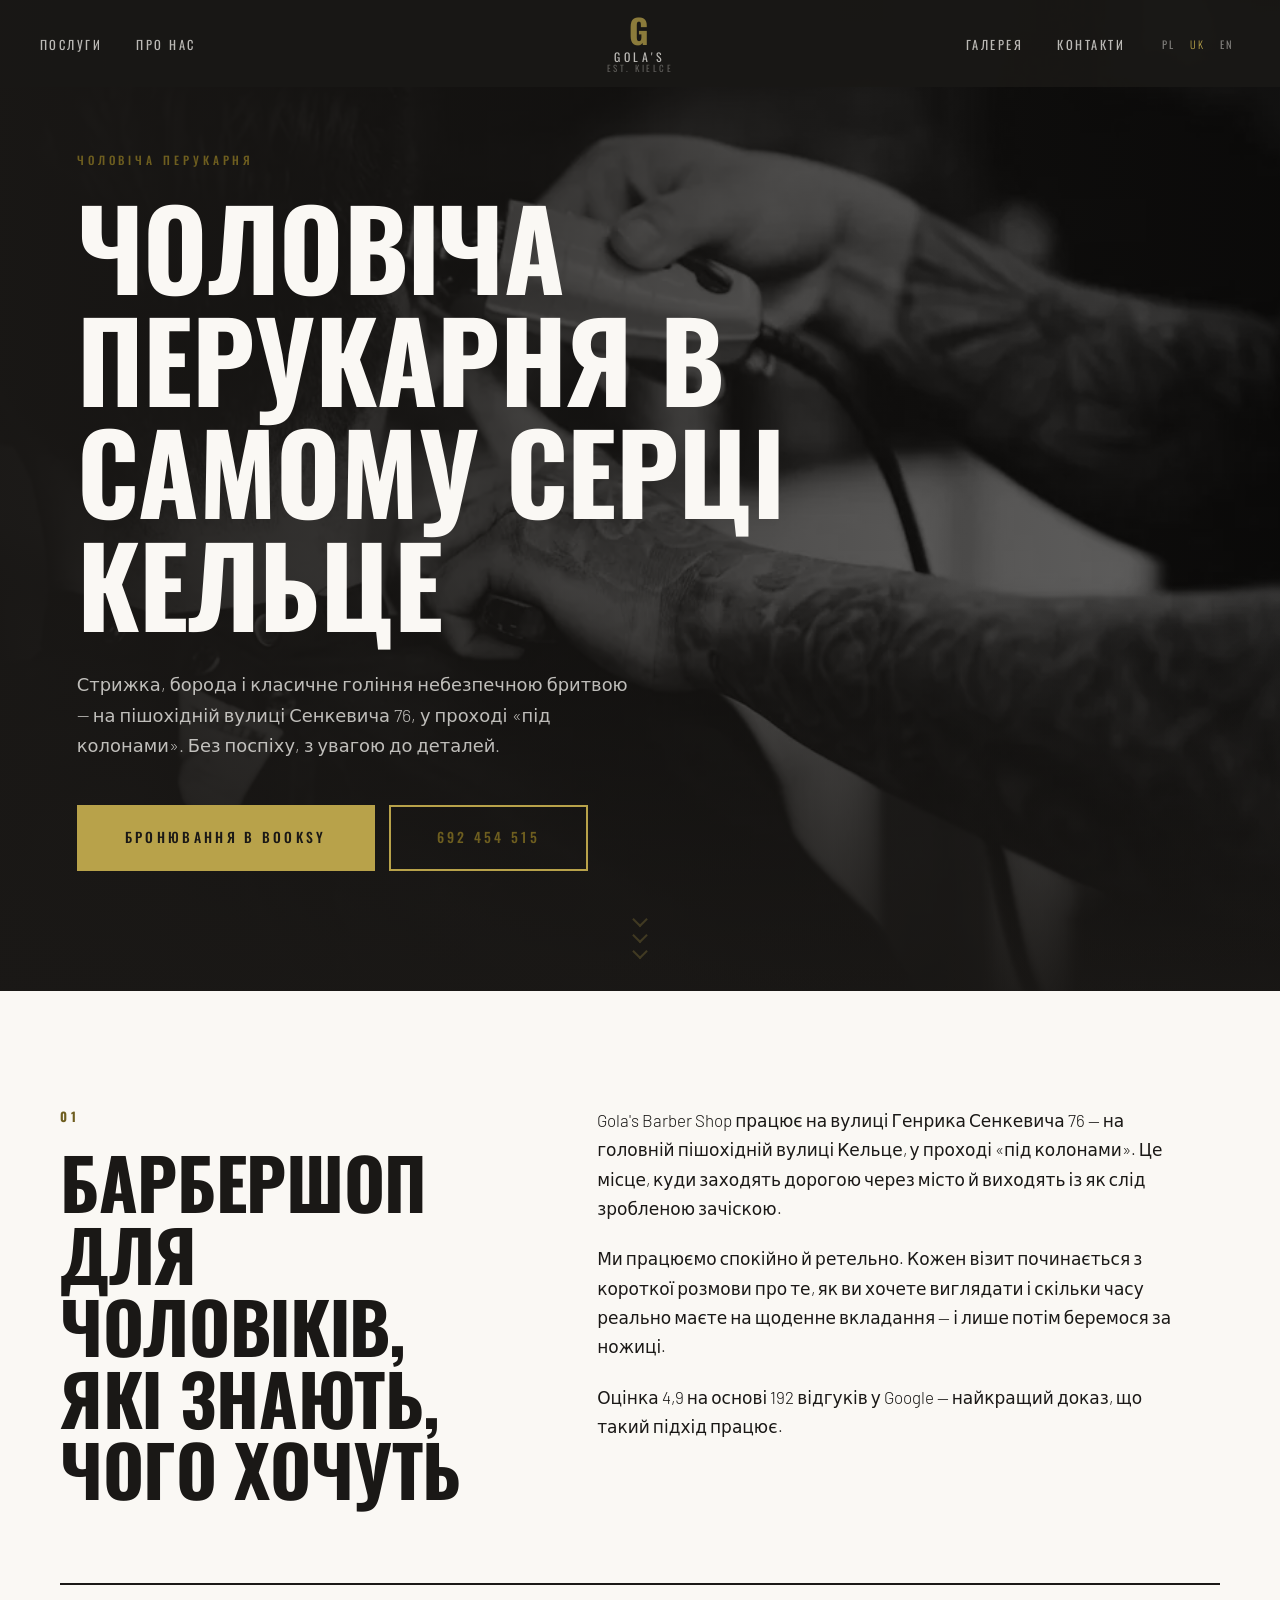
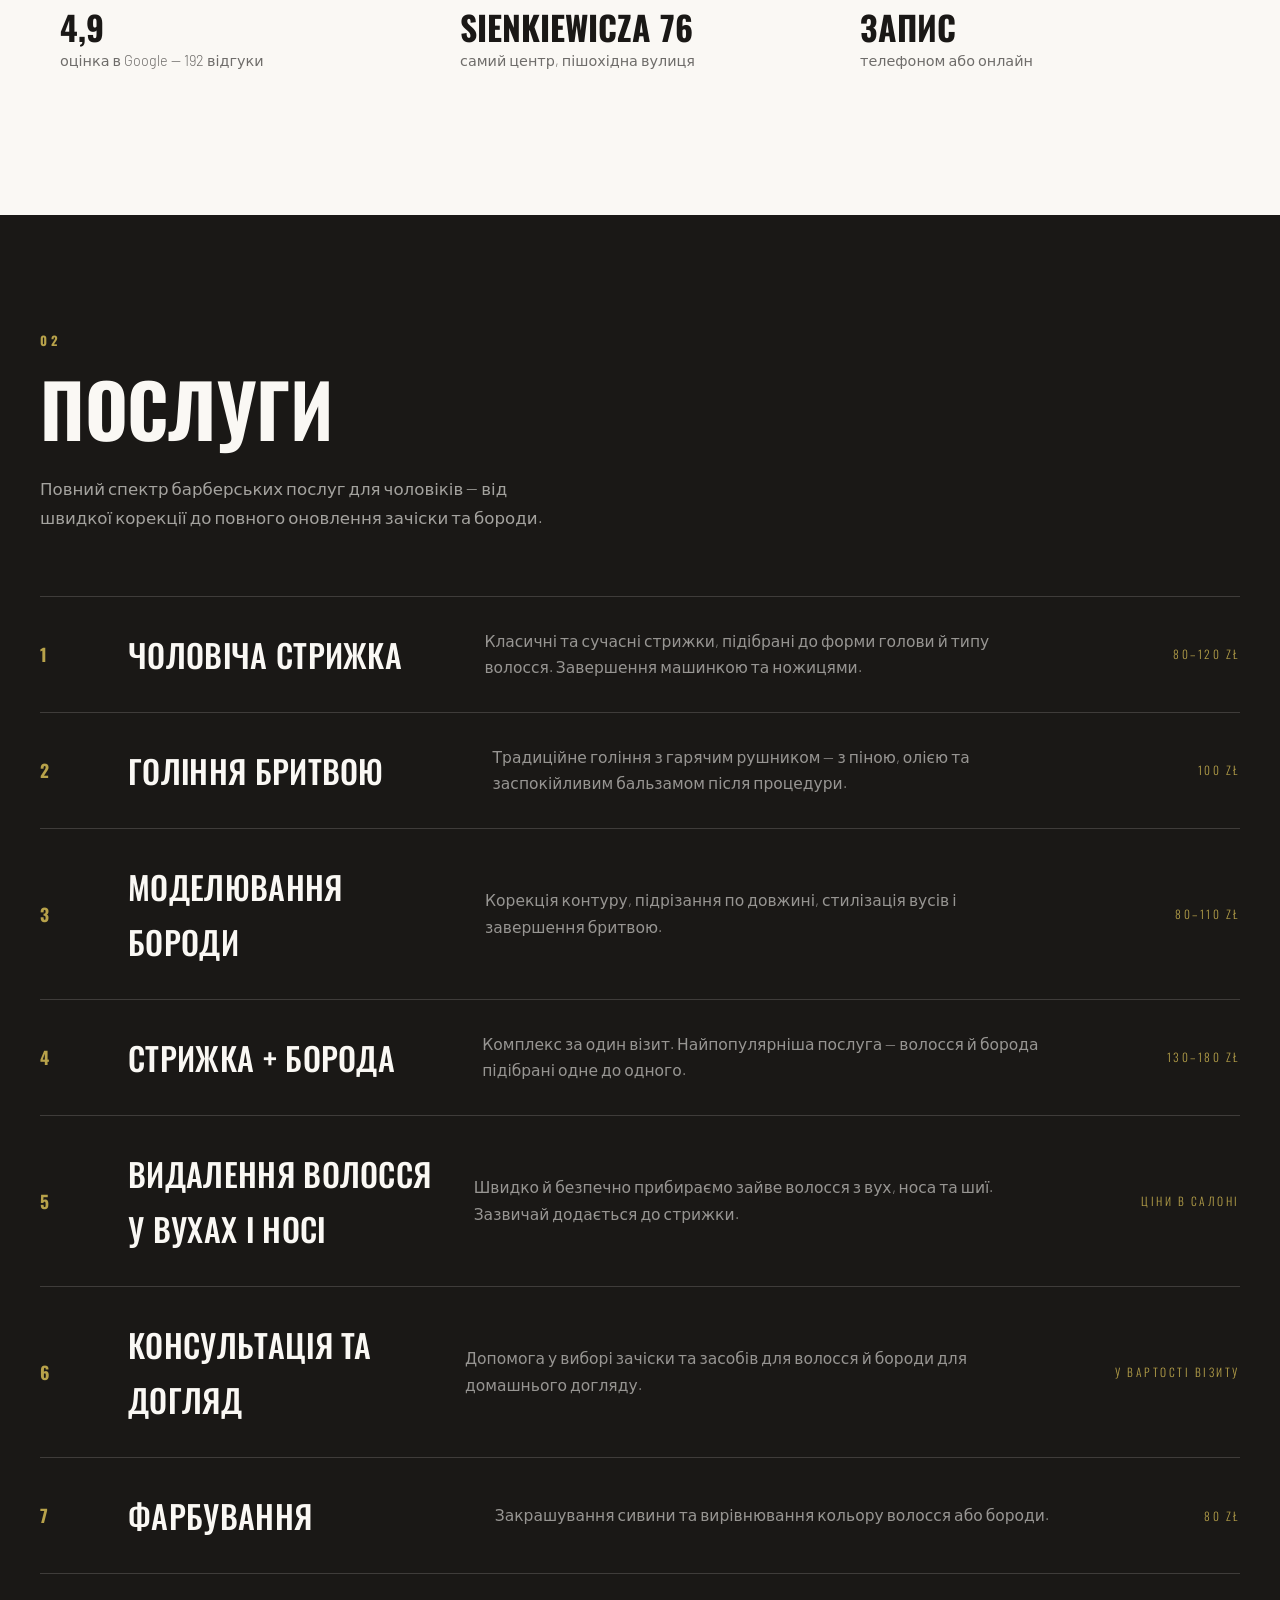
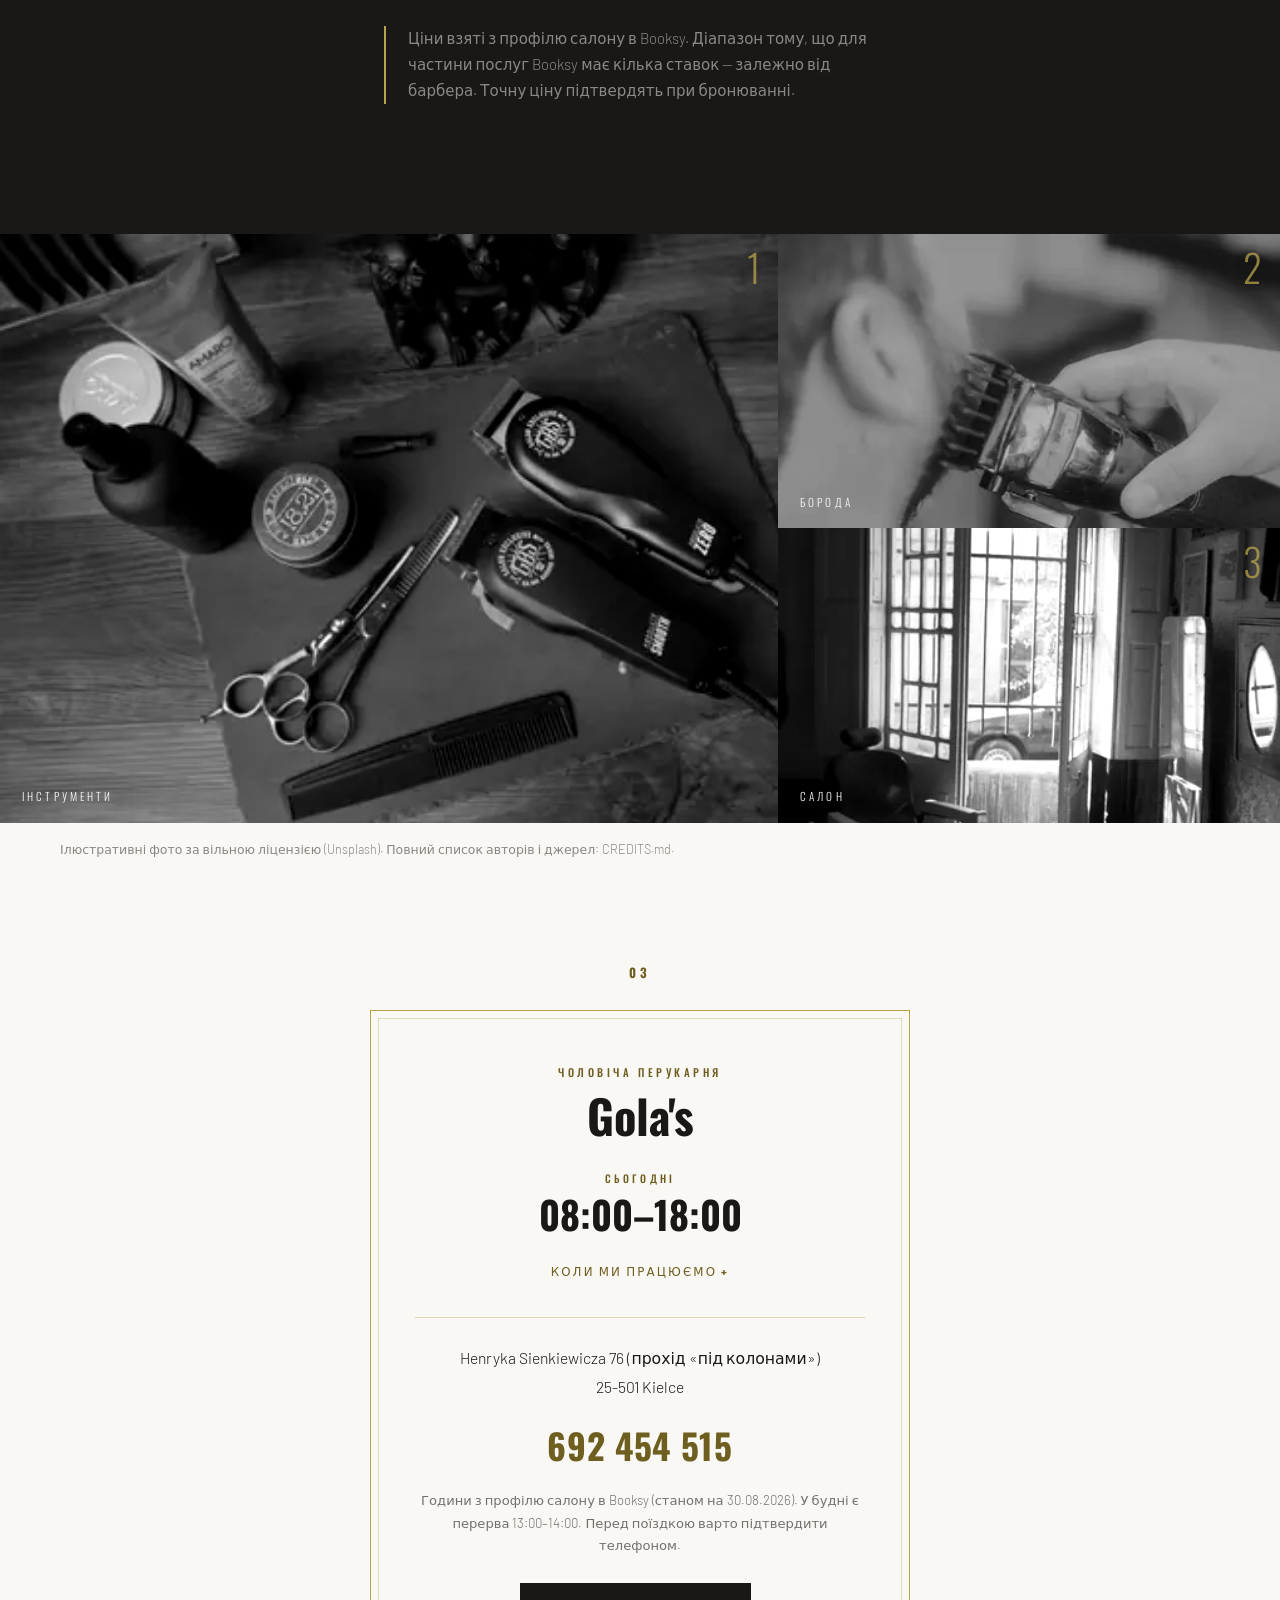
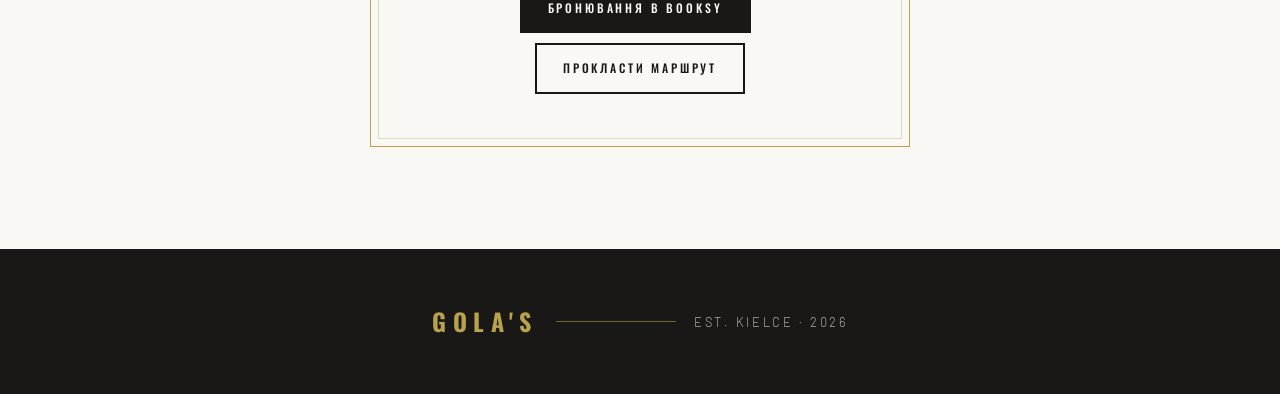
<file: uk/index.html>
<!DOCTYPE html>
<html lang="uk">
<head>
<meta charset="utf-8">
<meta name="viewport" content="width=device-width, initial-scale=1">
<title>Gola&#39;s Barber Shop — чоловіча перукарня, Кельце, Сенкевича 76</title>
<meta name="description" content="Барбершоп у центрі Кельце, вул. Сенкевича 76. Чоловічі стрижки, моделювання бороди та гоління бритвою. Оцінка 4,9 в Google. Запис: 692 454 515.">
<meta name="robots" content="noindex, nofollow">
<link rel="canonical" href="https://otabekmamadaliev.github.io/golas-barber-kielce/uk/">
<link rel="alternate" hreflang="pl" href="https://otabekmamadaliev.github.io/golas-barber-kielce/">
<link rel="alternate" hreflang="uk" href="https://otabekmamadaliev.github.io/golas-barber-kielce/uk/">
<link rel="alternate" hreflang="en" href="https://otabekmamadaliev.github.io/golas-barber-kielce/en/">
<link rel="alternate" hreflang="x-default" href="https://otabekmamadaliev.github.io/golas-barber-kielce/">
<meta name="theme-color" content="#1A1816">
<meta property="og:type" content="website">
<meta property="og:locale" content="uk_UA">
<meta property="og:site_name" content="Gola&#39;s Barber Shop">
<meta property="og:title" content="Gola&#39;s Barber Shop — чоловіча перукарня, Кельце, Сенкевича 76">
<meta property="og:description" content="Барбершоп у центрі Кельце, вул. Сенкевича 76. Чоловічі стрижки, моделювання бороди та гоління бритвою. Оцінка 4,9 в Google. Запис: 692 454 515.">
<meta property="og:url" content="https://otabekmamadaliev.github.io/golas-barber-kielce/uk/">
<meta property="og:image" content="https://otabekmamadaliev.github.io/golas-barber-kielce/assets/img/og.jpg">
<meta name="twitter:card" content="summary_large_image">
<link rel="icon" href="data:image/svg+xml,%3Csvg xmlns='http://www.w3.org/2000/svg' viewBox='0 0 32 32'%3E%3Crect width='32' height='32' fill='%231A1816'/%3E%3Ctext x='16' y='23' font-family='Arial Narrow,Arial' font-weight='bold' font-size='18' fill='%23B8A24A' text-anchor='middle'%3EG%3C/text%3E%3C/svg%3E">
<link rel="preconnect" href="https://fonts.googleapis.com">
<link rel="preconnect" href="https://fonts.gstatic.com" crossorigin>
<link rel="stylesheet" href="https://fonts.googleapis.com/css2?family=Oswald:wght@400;500;700&family=Barlow:wght@300;400;500&display=swap">
<script>
/* Wykrywanie języka — patrz komentarz w kielce-web-studio/tmp/gen/lang-auto.mjs.
   Działa przed CSS, żeby nie było mignięcia polską wersją. */
(function(){
  try{
    var tu = document.documentElement.lang.slice(0,2);
    var znane = { pl:1, uk:1, en:1 };
    function idz(l){
      var p = location.pathname.replace(/index\.html$/, '').replace(/\/(uk|en)\/?$/, '/');
      if (p.slice(-1) !== '/') p += '/';
      location.replace(l === 'pl' ? p : p + l + '/');
    }
    var wybrany = null;
    try { wybrany = localStorage.getItem('jezyk'); } catch(e){}
    if (wybrany && znane[wybrany]) { if (wybrany !== tu) idz(wybrany); return; }
    if (tu !== 'pl') return;
    try { if (sessionStorage.getItem('jezyk-auto')) return; sessionStorage.setItem('jezyk-auto','1'); } catch(e){}
    var chce = 'en';
    var lista = navigator.languages || [navigator.language || 'en'];
    for (var i = 0; i < lista.length; i++) {
      var l = String(lista[i]).slice(0,2).toLowerCase();
      if (znane[l]) { chce = l; break; }
    }
    if (chce !== 'pl') idz(chce);
  }catch(e){}
})();
</script>
<link rel="stylesheet" href="../assets/style.css">

<link rel="preload" as="image" href="../assets/img/hero-2000.webp"
      imagesrcset="../assets/img/hero-640.webp 640w, ../assets/img/hero-960.webp 960w, ../assets/img/hero-1280.webp 1280w, ../assets/img/hero-1600.webp 1600w, ../assets/img/hero-2000.webp 2000w" imagesizes="100vw" type="image/webp" fetchpriority="high">

</head>
<body>
<a class="skip" href="#tresc">Перейти до вмісту</a>

<!-- Nawigacja z logotypem POŚRODKU, linki rozbite na dwie strony.
     Typowe dla barberów: znak jest bohaterem, nie przyciskiem w rogu. -->
<header class="nav" id="gora">
  <ul class="nav-l">
    <li><a href="#uslugi">Послуги</a></li>
    <li><a href="#o-nas">Про нас</a></li>
  </ul>
  <a class="znak" href="#gora">
    <span class="znak-g">G</span>
    <span class="znak-n">Gola&#39;s</span>
    <span class="znak-r">EST. KIELCE</span>
  </a>
  <div class="nav-prawo">
    <ul class="nav-r">
      <li><a href="#salon">Галерея</a></li>
      <li><a href="#kontakt">Контакти</a></li>
    </ul>
    <div class="jezyki" role="group" aria-label="Вибір мови"><a class="lang" href=".././" hreflang="pl" title="Polski">PL</a><span class="lang is-on" aria-current="true">UK</span><a class="lang" href="../en/" hreflang="en" title="English">EN</a></div>
  </div>
  <button class="hamburger" type="button" aria-expanded="false" aria-controls="mob" aria-label="Відкрити меню"><span></span><span></span><span></span></button>
</header>
<nav class="mob" id="mob" aria-label="Головне меню">
  <a href="#uslugi">Послуги</a>
  <a href="#o-nas">Про нас</a>
  <a href="#salon">Галерея</a>
  <a href="#kontakt">Контакти</a>
  <div class="jezyki jezyki--mob" role="group" aria-label="Вибір мови"><a class="lang" href=".././" hreflang="pl" title="Polski">PL</a><span class="lang is-on" aria-current="true">UK</span><a class="lang" href="../en/" hreflang="en" title="English">EN</a></div>
</nav>

<main id="tresc">

  <section class="ekran">
    <div class="ekran-foto" aria-hidden="true"><picture><source type="image/webp" srcset="../assets/img/hero-640.webp 640w, ../assets/img/hero-960.webp 960w, ../assets/img/hero-1280.webp 1280w, ../assets/img/hero-1600.webp 1600w, ../assets/img/hero-2000.webp 2000w" sizes="100vw"><img class="img--hero" src="../assets/img/hero-2000.jpg" srcset="../assets/img/hero-640.jpg 640w, ../assets/img/hero-960.jpg 960w, ../assets/img/hero-1280.jpg 1280w, ../assets/img/hero-1600.jpg 1600w, ../assets/img/hero-2000.jpg 2000w" sizes="100vw" width="2000" height="1125" alt="Barber wykańcza maszynką linię włosów na karku klienta siedzącego w fotelu fryzjerskim" decoding="async" loading="eager" fetchpriority="high"></picture><span class="cien"></span></div>
    <div class="ekran-tresc">
      <p class="etykieta">Чоловіча перукарня</p>
      <h1>Чоловіча перукарня в самому серці Кельце</h1>
      <p class="lead">Стрижка, борода і класичне гоління небезпечною бритвою — на пішохідній вулиці Сенкевича 76, у проході «під колонами». Без поспіху, з увагою до деталей.</p>
      <div class="akcje">
        <a class="ramka ramka--pelna" href="https://booksy.com/pl-pl/15440_gola-s-barber-shop_barber-shop_7937_kielce" target="_blank" rel="noopener">Бронювання в Booksy</a>
        <a class="ramka" href="tel:+48692454515">692 454 515</a>

      </div>
    </div>
    <div class="strzalki" aria-hidden="true"><span></span><span></span><span></span></div>
  </section>

  <!-- Zdanie na cały ekran, ogromną kondensowaną antykwą. Bez zdjęcia,
       bez kart — sam ciężar typografii. -->
  <section class="haslo" id="o-nas">
    <p class="haslo-nr" aria-hidden="true">01</p>
    <h2>Барбершоп для чоловіків, які знають, чого хочуть</h2>
    <div class="haslo-kolumny">
      <p>Gola&#39;s Barber Shop працює на вулиці Генрика Сенкевича 76 — на головній пішохідній вулиці Кельце, у проході «під колонами». Це місце, куди заходять дорогою через місто й виходять із як слід зробленою зачіскою.</p><p>Ми працюємо спокійно й ретельно. Кожен візит починається з короткої розмови про те, як ви хочете виглядати і скільки часу реально маєте на щоденне вкладання — і лише потім беремося за ножиці.</p><p>Оцінка 4,9 на основі 192 відгуків у Google — найкращий доказ, що такий підхід працює.</p>
    </div>
    <ul class="fakty">
      <li><b>4,9</b><span>оцінка в Google — 192 відгуки</span></li>
      <li><b>Sienkiewicza 76</b><span>самий центр, пішохідна вулиця</span></li>
      <li><b>Запис</b><span>телефоном або онлайн</span></li>
    </ul>
  </section>

  <section class="uslugi" id="uslugi">
    <div class="uslugi-glowa">
      <p class="haslo-nr" aria-hidden="true">02</p>
      <h2>Послуги</h2>
      <p class="lead">Повний спектр барберських послуг для чоловіків — від швидкої корекції до повного оновлення зачіски та бороди.</p>
    </div>
    <ol class="lista">

      <li>
        <span class="lista-nr">1</span>
        <span class="lista-nazwa">Чоловіча стрижка</span>
        <span class="lista-opis">Класичні та сучасні стрижки, підібрані до форми голови й типу волосся. Завершення машинкою та ножицями.</span>
        <span class="lista-cena">80–120 zł</span>
      </li>

      <li>
        <span class="lista-nr">2</span>
        <span class="lista-nazwa">Гоління бритвою</span>
        <span class="lista-opis">Традиційне гоління з гарячим рушником — з піною, олією та заспокійливим бальзамом після процедури.</span>
        <span class="lista-cena">100 zł</span>
      </li>

      <li>
        <span class="lista-nr">3</span>
        <span class="lista-nazwa">Моделювання бороди</span>
        <span class="lista-opis">Корекція контуру, підрізання по довжині, стилізація вусів і завершення бритвою.</span>
        <span class="lista-cena">80–110 zł</span>
      </li>

      <li>
        <span class="lista-nr">4</span>
        <span class="lista-nazwa">Стрижка + борода</span>
        <span class="lista-opis">Комплекс за один візит. Найпопулярніша послуга — волосся й борода підібрані одне до одного.</span>
        <span class="lista-cena">130–180 zł</span>
      </li>

      <li>
        <span class="lista-nr">5</span>
        <span class="lista-nazwa">Видалення волосся у вухах і носі</span>
        <span class="lista-opis">Швидко й безпечно прибираємо зайве волосся з вух, носа та шиї. Зазвичай додається до стрижки.</span>
        <span class="lista-cena">ціни в салоні</span>
      </li>

      <li>
        <span class="lista-nr">6</span>
        <span class="lista-nazwa">Консультація та догляд</span>
        <span class="lista-opis">Допомога у виборі зачіски та засобів для волосся й бороди для домашнього догляду.</span>
        <span class="lista-cena">у вартості візиту</span>
      </li>

      <li>
        <span class="lista-nr">7</span>
        <span class="lista-nazwa">Фарбування</span>
        <span class="lista-opis">Закрашування сивини та вирівнювання кольору волосся або бороди.</span>
        <span class="lista-cena">80 zł</span>
      </li>

    </ol>
    <p class="cennik">Ціни взяті з профілю салону в Booksy. Діапазон тому, що для частини послуг Booksy має кілька ставок — залежно від барбера. Точну ціну підтвердять при бронюванні.</p>
  </section>


  <section class="galeria" id="salon" aria-label="Галерея">

    <figure>
      <span class="galeria-nr" aria-hidden="true">1</span>
      <picture><source type="image/webp" srcset="../assets/img/detail-tools-400.webp 400w, ../assets/img/detail-tools-600.webp 600w, ../assets/img/detail-tools-800.webp 800w" sizes="(min-width: 1160px) 350px, (min-width: 980px) 31vw, (min-width: 640px) calc(50vw - 28px), calc(100vw - 40px)"><img class="img--detail-tools" src="../assets/img/detail-tools-800.jpg" srcset="../assets/img/detail-tools-400.jpg 400w, ../assets/img/detail-tools-600.jpg 600w, ../assets/img/detail-tools-800.jpg 800w" sizes="(min-width: 1160px) 350px, (min-width: 980px) 31vw, (min-width: 640px) calc(50vw - 28px), calc(100vw - 40px)" width="800" height="600" alt="Maszynki do strzyżenia, nożyczki, grzebień i kosmetyki barberskie ułożone na kamiennej płycie" decoding="async" loading="lazy"></picture><figcaption>Інструменти</figcaption>
    </figure>

    <figure>
      <span class="galeria-nr" aria-hidden="true">2</span>
      <picture><source type="image/webp" srcset="../assets/img/detail-beard-400.webp 400w, ../assets/img/detail-beard-600.webp 600w, ../assets/img/detail-beard-800.webp 800w" sizes="(min-width: 1160px) 350px, (min-width: 980px) 31vw, (min-width: 640px) calc(50vw - 28px), calc(100vw - 40px)"><img class="img--detail-beard" src="../assets/img/detail-beard-800.jpg" srcset="../assets/img/detail-beard-400.jpg 400w, ../assets/img/detail-beard-600.jpg 600w, ../assets/img/detail-beard-800.jpg 800w" sizes="(min-width: 1160px) 350px, (min-width: 980px) 31vw, (min-width: 640px) calc(50vw - 28px), calc(100vw - 40px)" width="800" height="600" alt="Zbliżenie trymera przycinającego brodę wzdłuż linii żuchwy" decoding="async" loading="lazy"></picture><figcaption>Борода</figcaption>
    </figure>

    <figure>
      <span class="galeria-nr" aria-hidden="true">3</span>
      <picture><source type="image/webp" srcset="../assets/img/detail-interior-400.webp 400w, ../assets/img/detail-interior-600.webp 600w, ../assets/img/detail-interior-800.webp 800w" sizes="(min-width: 1160px) 350px, (min-width: 980px) 31vw, (min-width: 640px) calc(50vw - 28px), calc(100vw - 40px)"><img class="img--detail-interior" src="../assets/img/detail-interior-800.jpg" srcset="../assets/img/detail-interior-400.jpg 400w, ../assets/img/detail-interior-600.jpg 600w, ../assets/img/detail-interior-800.jpg 800w" sizes="(min-width: 1160px) 350px, (min-width: 980px) 31vw, (min-width: 640px) calc(50vw - 28px), calc(100vw - 40px)" width="800" height="600" alt="Klasyczny fotel barberski w rozświetlonym słońcem wnętrzu salonu" decoding="async" loading="lazy"></picture><figcaption>Салон</figcaption>
    </figure>

  </section>
  <p class="licencja">Ілюстративні фото за вільною ліцензією (Unsplash). Повний список авторів і джерел: CREDITS.md.</p>


  <!-- Kontakt jako WIZYTÓWKA: jeden bilecik z mosiężnym obrysem, wyśrodkowany,
       bez podziału na dwie kolumny i bez osadzonej mapy. Zakład mieści się przy
       jednej ulicy w centrum — nikt nie potrzebuje tu kafelków Google, tylko
       adresu, numeru i informacji, czy dziś jeszcze otworzą. -->
  <section class="wizytowka" id="kontakt">
    <p class="haslo-nr" aria-hidden="true">03</p>
    <div class="bilecik">
      <p class="bilecik-nad">Чоловіча перукарня</p>
      <p class="bilecik-znak">Gola&#39;s</p>

      <div class="bilecik-godziny"><p class="dzis-etykieta">Сьогодні</p><p class="dzis-godziny" data-godziny-dzis>&nbsp;</p><details class="tydzien"><summary>Коли ми працюємо</summary><ul><li data-dzien="0"><span>Понеділок</span><b>08:00–13:00, 14:00–18:00</b></li><li data-dzien="1"><span>Вівторок</span><b>08:00–13:00, 14:00–18:00</b></li><li data-dzien="2"><span>Середа</span><b>08:00–13:00, 14:00–18:00</b></li><li data-dzien="3"><span>Четвер</span><b>08:00–13:00, 14:00–18:00</b></li><li data-dzien="4"><span>П&#39;ятниця</span><b>08:00–13:00, 14:00–18:00</b></li><li data-dzien="5"><span>Субота</span><b>08:00–18:00</b></li><li data-dzien="6"><span>Неділя</span><b>Зачинено</b></li></ul></details><script type="application/json" data-godziny>["08:00–13:00, 14:00–18:00","08:00–13:00, 14:00–18:00","08:00–13:00, 14:00–18:00","08:00–13:00, 14:00–18:00","08:00–13:00, 14:00–18:00","08:00–18:00","Зачинено"]</script></div>

      <hr class="bilecik-linia">

      <p class="bilecik-adres">Henryka Sienkiewicza 76 (прохід «під колонами»)<br>25-501 Kielce</p>
      <a class="bilecik-numer" href="tel:+48692454515">692 454 515</a>
      <p class="drobne">Години з профілю салону в Booksy (станом на 30.08.2026). У будні є перерва 13:00–14:00. Перед поїздкою варто підтвердити телефоном.</p>

      <div class="bilecik-guziki">
        <a class="ramka ramka--mala ramka--pelna" href="https://booksy.com/pl-pl/15440_gola-s-barber-shop_barber-shop_7937_kielce" target="_blank" rel="noopener">Бронювання в Booksy</a>
        <a class="ramka ramka--mala" href="https://www.google.com/maps/place/?q=place_id:ChIJsz4kxTInGEcRb0Qg1u-XULk" target="_blank" rel="noopener">Прокласти маршрут</a>
      </div>
    </div>
  </section>

</main>

<!-- Stopka jak sygnatura na dole biletu wizytowego: mosiezna kreska, znak,
     rok zalozenia. Jedna linia, nic wiecej — adres stoi juz w wizytowce wyzej. -->
<footer class="stopka">
  <span class="stopka-znak">Gola&#39;s</span>
  <span class="stopka-kreska" aria-hidden="true"></span>
  <span class="stopka-rok">EST. KIELCE &middot; 2026</span>
</footer>

<script id="i18n" type="application/json">{"sending":"Надсилання…","fillAll":"Заповніть усі поля форми.","openingMail":"Відкриваємо вашу поштову програму…","notConnected":"Форма ще не підключена. Будь ласка, зателефонуйте нам.","sent":"Дякуємо! Повідомлення надіслано — ми скоро зв'яжемося з вами.","failed":"Не вдалося надіслати повідомлення. Будь ласка, зателефонуйте нам.","mailName":"Ім'я та прізвище","mailContact":"Контакт","backToTop":"Нагору","closeGallery":"Закрити перегляд","prevImage":"Попереднє фото","nextImage":"Наступне фото","closeMenu":"Закрити меню"}</script>
<script src="../assets/app.js" defer></script>
<script type="application/ld+json">{
  "@context": "https://schema.org",
  "@type": "HairSalon",
  "name": "Gola's Barber Shop",
  "image": "https://otabekmamadaliev.github.io/golas-barber-kielce/assets/img/og.jpg",
  "url": "https://otabekmamadaliev.github.io/golas-barber-kielce/",
  "telephone": "+48692454515",
  "priceRange": "$$",
  "address": {
    "@type": "PostalAddress",
    "streetAddress": "Henryka Sienkiewicza 76 (прохід «під колонами»)",
    "addressLocality": "Kielce",
    "postalCode": "25-501",
    "addressRegion": "świętokrzyskie",
    "addressCountry": "PL"
  },
  "geo": {
    "@type": "GeoCoordinates",
    "latitude": 50.8738153,
    "longitude": 20.6210778
  },
  "openingHoursSpecification": [
    {
      "@type": "OpeningHoursSpecification",
      "dayOfWeek": "Monday",
      "opens": "08:00",
      "closes": "13:00"
    },
    {
      "@type": "OpeningHoursSpecification",
      "dayOfWeek": "Monday",
      "opens": "14:00",
      "closes": "18:00"
    },
    {
      "@type": "OpeningHoursSpecification",
      "dayOfWeek": "Tuesday",
      "opens": "08:00",
      "closes": "13:00"
    },
    {
      "@type": "OpeningHoursSpecification",
      "dayOfWeek": "Tuesday",
      "opens": "14:00",
      "closes": "18:00"
    },
    {
      "@type": "OpeningHoursSpecification",
      "dayOfWeek": "Wednesday",
      "opens": "08:00",
      "closes": "13:00"
    },
    {
      "@type": "OpeningHoursSpecification",
      "dayOfWeek": "Wednesday",
      "opens": "14:00",
      "closes": "18:00"
    },
    {
      "@type": "OpeningHoursSpecification",
      "dayOfWeek": "Thursday",
      "opens": "08:00",
      "closes": "13:00"
    },
    {
      "@type": "OpeningHoursSpecification",
      "dayOfWeek": "Thursday",
      "opens": "14:00",
      "closes": "18:00"
    },
    {
      "@type": "OpeningHoursSpecification",
      "dayOfWeek": "Friday",
      "opens": "08:00",
      "closes": "13:00"
    },
    {
      "@type": "OpeningHoursSpecification",
      "dayOfWeek": "Friday",
      "opens": "14:00",
      "closes": "18:00"
    },
    {
      "@type": "OpeningHoursSpecification",
      "dayOfWeek": "Saturday",
      "opens": "08:00",
      "closes": "18:00"
    }
  ],
  "hasMap": "https://www.google.com/maps/place/?q=place_id:ChIJsz4kxTInGEcRb0Qg1u-XULk",
  "areaServed": {
    "@type": "City",
    "name": "Kielce"
  },
  "sameAs": [
    "https://www.instagram.com/golasbarbershop/",
    "https://www.facebook.com/golasbarbershop/",
    "https://booksy.com/pl-pl/15440_gola-s-barber-shop_barber-shop_7937_kielce"
  ]
}</script>
</body>
</html>
</file>
<file: assets/style.css>
/* Gola's Barber Shop — arkusz wyłącznie tej strony.
 *
 * Kierunek zdjęty z ballsbarbershop.com.ua — zmierzony, nie przepisany:
 *   • zero zaokrągleń: u nich 386 elementów na 0px, bez jednego wyjątku
 *   • TRZY kolory na całą stronę i nic więcej
 *   • kondensowana, ciężka antykwa w nagłówkach
 *   • przejścia 0.4–1.2 s zamiast 0.2 s — ma być kinowo, nie zwinnie
 *   • fotografia pełnoekranowa, odbarwiona
 * Układ i treść są nasze. Zerżnięty layout prawdziwej firmy to nie projekt.
 */

:root{
  /* Trzy kolory. Dosłownie trzy. */
  --smola:#1A1816;
  --kosc:#FAF8F4;
  --mosiadz:#B8A24A;
  /* Mosiadz swieci na ciemnym tle, ale na kosci daje 2.38:1 — daleko ponizej
     WCAG AA. Drobny tekst na jasnym tle dostaje wiec ciemniejszy wariant
     (5.9:1), a jasny zostaje tam, gdzie tlo jest czarne. */
  --mosiadz-ciemny:#6E5E1F;

  --display:'Oswald',Impact,'Arial Narrow',sans-serif;
  --tekst:'Barlow',system-ui,-apple-system,'Segoe UI',Roboto,sans-serif;
  --szer:1240px;
  --wolno:.9s cubic-bezier(.16,.84,.28,1);
}

*,*::before,*::after{box-sizing:border-box}
html{-webkit-text-size-adjust:100%;scroll-behavior:smooth;scroll-padding-top:96px}
body{margin:0;background:var(--kosc);color:var(--smola);
  font:300 17px/1.72 var(--tekst);-webkit-font-smoothing:antialiased}
img{max-width:100%;display:block}
a{color:inherit}
/* Interlinia 1.02, nie .94 jak w anglojęzycznych wzorcach. Wielkie Ą, Ę i Ł
   mają ogonki i wydłużenia, które przy ciasnej interlinii wchodzą w następny
   wiersz. Polski nagłówek wersalikami potrzebuje tych paru procent więcej. */
h1,h2{font-family:var(--display);font-weight:700;text-transform:uppercase;
  letter-spacing:-.005em;line-height:1.02;margin:0}
.sr{position:absolute;width:1px;height:1px;overflow:hidden;clip:rect(0 0 0 0)}
.skip{position:absolute;left:-9999px;background:var(--mosiadz);color:var(--smola);padding:10px 16px;z-index:200}
.skip:focus{left:12px;top:12px}
:focus-visible{outline:2px solid var(--mosiadz);outline-offset:4px}
.etykieta{font-family:var(--display);font-weight:500;font-size:.72rem;letter-spacing:.34em;
  text-transform:uppercase;color:var(--mosiadz-ciemny);margin:0 0 20px}
.lead{font-size:1.04rem;max-width:56ch;margin:0}
.drobne{font-size:.82rem;opacity:.6;margin:14px 0 0}

/* --------------------------------------------------------- nawigacja */
.nav{position:fixed;inset:0 0 auto;z-index:100;display:grid;
  grid-template-columns:1fr auto 1fr;align-items:center;gap:24px;
  padding:14px clamp(16px,4vw,40px);background:rgba(26,24,22,.92);
  color:var(--kosc);transition:padding var(--wolno),background var(--wolno)}
.nav.zwarty{padding:6px clamp(16px,4vw,40px);background:rgba(26,24,22,.98)}
.nav ul{display:flex;gap:34px;list-style:none;margin:0;padding:0}
.nav-r{justify-content:flex-end}
.nav a{font-family:var(--display);font-weight:400;font-size:.78rem;letter-spacing:.2em;
  text-transform:uppercase;text-decoration:none;opacity:.72;transition:opacity .5s,color .5s}
.nav a:hover{opacity:1;color:var(--mosiadz)}
.znak{display:grid;justify-items:center;line-height:1;text-decoration:none;padding:0 12px}
.znak-g{font-family:var(--display);font-weight:700;font-size:2.1rem;color:var(--mosiadz);
  transition:font-size var(--wolno)}
.nav.zwarty .znak-g{font-size:1.5rem}
.znak-n{font-family:var(--display);font-size:.74rem;letter-spacing:.3em;text-transform:uppercase;margin-top:3px}
.znak-r{font-size:.56rem;letter-spacing:.28em;opacity:.42;margin-top:2px}
/* Przelacznik jezyka byl pozycjonowany absolutnie po prawej i naklada sie na
   ostatni link nawigacji ("PL" laduje na "KONTAKT"). Teraz siedzi w tym samym
   wierszu co linki, wiec nie ma jak na nic wejsc. */
.nav-prawo{display:flex;align-items:center;justify-content:flex-end;gap:clamp(14px,2.4vw,30px)}
.jezyki{display:flex;gap:2px;flex:0 0 auto}
.jezyki .lang{font-family:var(--display);font-size:.66rem;letter-spacing:.14em;padding:4px 7px;
  text-decoration:none;opacity:.45;transition:opacity .5s}
.jezyki .lang:hover{opacity:.9}
.jezyki .lang.is-on{opacity:1;color:var(--mosiadz)}
.hamburger{display:none;background:0;border:0;padding:10px;cursor:pointer;flex-direction:column;gap:5px}
.hamburger span{display:block;width:24px;height:2px;background:var(--kosc)}
.mob{display:none}

/* ------------------------------------------------------------- ekran */
.ekran{position:relative;min-height:100svh;display:grid;align-items:center;
  color:var(--kosc);overflow:hidden;padding:150px clamp(20px,6vw,80px) 120px}
.ekran-foto{position:absolute;inset:0;background:var(--smola)}
.ekran-foto picture,.ekran-foto img{position:absolute;inset:0;width:100%;height:100%;object-fit:cover;
  /* odbarwione — kolor na tej stronie należy wyłącznie do mosiądzu */
  filter:grayscale(1) contrast(1.06) brightness(.82)}
.cien{position:absolute;inset:0;background:
  linear-gradient(90deg,rgba(26,24,22,.94) 0%,rgba(26,24,22,.66) 46%,rgba(26,24,22,.34) 100%),
  linear-gradient(0deg,rgba(26,24,22,.9) 0%,transparent 42%)}
.ekran-tresc{position:relative;max-width:900px}
.ekran h1{font-size:clamp(2.9rem,8.6vw,7.2rem);max-width:14ch}
.ekran .lead{color:rgba(250,248,244,.74);margin:30px 0 44px;font-size:clamp(1rem,1.6vw,1.12rem)}
/* przycisk telefonu w sekcji 'wizyta' stoi na jasnym tle */
.wizyta .ramka{color:var(--mosiadz-ciemny);border-color:var(--mosiadz-ciemny)}
.wizyta .ramka:hover{background:var(--mosiadz-ciemny);color:var(--kosc)}
.ramka{display:inline-block;font-family:var(--display);font-weight:500;font-size:.86rem;
  letter-spacing:.24em;text-transform:uppercase;text-decoration:none;
  /* Mosiadz #B8A24A na kosci to 2.38:1 — ladne, nieczytelne. Obrys zostaje
     jasny, ale sama litera idzie ciemniejszym wariantem: 5.4:1. */
  color:var(--mosiadz-ciemny);
  border:2px solid var(--mosiadz);padding:19px 46px;
  transition:background var(--wolno),color var(--wolno)}
.ramka:hover{background:var(--mosiadz);color:var(--smola)}
.ramka--mala{padding:13px 26px;font-size:.74rem;color:var(--smola);border-color:var(--smola)}
/* Rezerwacja jest glowna akcja na tej stronie, wiec dostaje wypelnienie,
   a telefon zostaje obwodka. Dwa rowne przyciski nie daja zadnej wskazowki. */
.akcje{display:flex;flex-wrap:wrap;gap:14px;align-items:center}
.ramka--pelna{background:var(--mosiadz);color:var(--smola)}
.ramka--pelna:hover{background:transparent;color:var(--mosiadz)}
.ramka--mala.ramka--pelna{background:var(--smola);color:var(--kosc);border-color:var(--smola);margin-right:10px}
.ramka--mala.ramka--pelna:hover{background:transparent;color:var(--smola)}
.ramka--mala:hover{background:var(--smola);color:var(--kosc)}
.strzalki{position:absolute;left:50%;bottom:34px;transform:translateX(-50%);display:grid;gap:5px}
.strzalki span{width:11px;height:11px;border-right:2px solid var(--mosiadz);border-bottom:2px solid var(--mosiadz);
  transform:rotate(45deg);opacity:.25;animation:spadaj 2.6s ease-in-out infinite}
.strzalki span:nth-child(2){animation-delay:.22s}
.strzalki span:nth-child(3){animation-delay:.44s}
@keyframes spadaj{0%,100%{opacity:.18}50%{opacity:.95}}

/* -------------------------------------------------------------- hasło */
.haslo,.uslugi,.wizyta{max-width:var(--szer);margin:0 auto;
  padding:clamp(72px,9vw,132px) clamp(20px,6vw,40px)}
.haslo-nr{font-family:var(--display);font-weight:700;font-size:.8rem;letter-spacing:.3em;
  color:var(--mosiadz-ciemny);margin:0 0 26px}
.haslo h2{font-size:clamp(2.1rem,6.4vw,4.4rem);max-width:15ch;margin:0}
/* Było columns:2 — trzy akapity o różnej długości dzieliły się 1 do 2 i pod
   lewą kolumną zostawała pusta dziura na pół ekranu. Nagłówek z lewej,
   akapity z prawej: kolumny zawsze wyrównane, bo nic się nie „przelewa". */
.haslo-kolumny{max-width:60ch}
.haslo-kolumny p{margin:0 0 1.25em}
.fakty{list-style:none;display:grid;gap:0;margin:70px 0 0;padding:0;border-top:2px solid var(--smola)}
.fakty li{display:grid;gap:4px;padding:26px 0;border-bottom:1px solid rgba(26,24,22,.16)}
.fakty b{font-family:var(--display);font-weight:700;font-size:2.1rem;line-height:1;text-transform:uppercase}
.fakty span{font-size:.9rem;opacity:.62}

/* ------------------------------------------------------------ usługi */
.uslugi{max-width:none;background:var(--smola);color:var(--kosc)}
.uslugi > *{max-width:var(--szer);margin-inline:auto}
.uslugi .haslo-nr{color:var(--mosiadz)}
.uslugi h2{font-size:clamp(2.1rem,6vw,4.6rem);margin-bottom:.4em}
.uslugi .lead{color:rgba(250,248,244,.62)}
.lista{list-style:none;margin:64px 0 0;padding:0}
.lista li{display:grid;grid-template-columns:64px 1fr;gap:4px 24px;align-items:baseline;
  padding:30px 0;border-top:1px solid rgba(250,248,244,.16);transition:background var(--wolno)}
.lista li:last-child{border-bottom:1px solid rgba(250,248,244,.16)}
.lista li:hover{background:rgba(250,248,244,.04)}
.lista-nr{font-family:var(--display);font-weight:700;font-size:1.1rem;color:var(--mosiadz);letter-spacing:.1em}
.lista-nazwa{font-family:var(--display);font-weight:500;font-size:clamp(1.3rem,2.6vw,2rem);
  text-transform:uppercase;letter-spacing:.01em}
.lista-opis{grid-column:2;font-size:.97rem;color:rgba(250,248,244,.56);max-width:62ch;margin-top:6px}
.lista-cena{grid-column:2;font-family:var(--display);font-size:.72rem;letter-spacing:.22em;
  text-transform:uppercase;color:var(--mosiadz);margin-top:12px}
.cennik{margin-top:52px;font-size:.94rem;color:rgba(250,248,244,.5);
  border-left:2px solid var(--mosiadz);padding-left:22px;max-width:64ch}

/* ----------------------------------------------------------- galeria */
.galeria{display:grid;grid-template-columns:1fr}
.galeria-nr{position:absolute;top:14px;right:18px;z-index:2;font-family:var(--display);
  font-size:2.4rem;line-height:1;color:var(--mosiadz);opacity:.75;
  text-shadow:0 2px 12px rgba(0,0,0,.6)}
.galeria figure{position:relative;margin:0;overflow:hidden;background:var(--smola)}
.galeria img{width:100%;height:clamp(320px,40vw,560px);object-fit:cover;
  filter:grayscale(1) contrast(1.05);transition:filter 1.1s ease,transform 1.4s cubic-bezier(.16,.84,.28,1)}
.galeria figure:hover img{filter:grayscale(0) contrast(1);transform:scale(1.045)}
.galeria figcaption{position:absolute;left:0;bottom:0;padding:16px 22px;color:var(--kosc);
  font-family:var(--display);font-size:.7rem;letter-spacing:.28em;text-transform:uppercase}
.licencja{max-width:var(--szer);margin:16px auto 0;padding:0 clamp(20px,6vw,40px);
  font-size:.78rem;opacity:.5}

/* ------------------------------------------------------------ wizyta */
.wizyta{display:grid;gap:clamp(40px,6vw,90px)}
.wizyta h2{font-size:clamp(1.9rem,4.6vw,3.2rem);margin-bottom:.7em}
.wizyta table{width:100%;border-collapse:collapse;max-width:520px}
.wizyta th,.wizyta td{padding:15px 0;border-bottom:1px solid rgba(26,24,22,.14);
  text-align:left;font-weight:400}
.wizyta th{font-family:var(--display);font-weight:400;letter-spacing:.1em;text-transform:uppercase;font-size:.84rem}
.wizyta td{text-align:right;font-variant-numeric:tabular-nums}
.adres{margin:0 0 20px;line-height:1.85}
.numer{display:block;font-family:var(--display);font-weight:700;font-size:clamp(1.7rem,4vw,2.6rem);
  letter-spacing:.02em;text-decoration:none;margin-bottom:26px}
.numer:hover{color:var(--mosiadz)}

/* ------------------------------------------------------------ stopka */
/* Sygnatura, nie akapit. Adres i numer stoja juz w wizytowce wyzej — powtorzone
   tutaj tylko rozmydlilyby zakonczenie strony. Ponizej 520px czesci ukladaja
   sie w slupek, bo trzy elementy z rozstrzelonym pismem nie mieszcza sie w 360px. */
.stopka{background:var(--smola);padding:52px 20px;display:flex;flex-wrap:wrap;
  align-items:center;justify-content:center;gap:18px}
.stopka-znak{font-family:var(--display);font-weight:700;font-size:1.5rem;letter-spacing:.28em;
  text-transform:uppercase;color:var(--mosiadz)}
.stopka-kreska{flex:0 1 120px;height:1px;background:var(--mosiadz);opacity:.55}
.stopka-rok{font-size:.8rem;letter-spacing:.2em;text-transform:uppercase;
  color:rgba(250,248,244,.66)}
@media (max-width:520px){
  .stopka{flex-direction:column;gap:14px}
  .stopka-kreska{flex:none;width:64px}
}

/* ------------------------------------------------------------ szerzej */
@media (min-width:900px){
  .haslo{display:grid;grid-template-columns:.85fr 1.15fr;gap:0 clamp(40px,6vw,88px);
    align-items:start}
  .haslo-nr{grid-column:1;margin-bottom:18px}
  .haslo h2{grid-column:1;grid-row:2}
  .haslo-kolumny{grid-column:2;grid-row:1 / span 2}
  .fakty{grid-column:1 / -1;margin-top:78px}
  .wizyta{grid-template-columns:1.25fr .75fr}
  /* Pierwszy kadr na pelna wysokosc, dwa pozostale w slupku obok. */
  .galeria{grid-template-columns:1.55fr 1fr;grid-template-rows:repeat(2,minmax(0,1fr));
    height:clamp(430px,46vw,620px)}
  .galeria figure:first-child{grid-row:1 / span 2}
  .galeria img{height:100%}
  .lista li{grid-template-columns:64px minmax(240px,1fr) 2fr auto;align-items:center}
  .lista-opis{grid-column:auto;margin-top:0}
  .lista-cena{grid-column:auto;margin-top:0;text-align:right}
  .fakty{grid-template-columns:repeat(3,1fr);gap:0 40px}
  .fakty li{border-bottom:0}
}
@media (max-width:899px){
  .nav ul{display:none}
  .hamburger{display:flex}
  .nav{grid-template-columns:auto 1fr auto}
  .znak{justify-self:start}
  .nav-prawo{justify-self:end;margin-right:44px}
  .mob{display:none;position:fixed;inset:74px 0 auto;z-index:95;background:rgba(26,24,22,.98);
    padding:18px 24px 28px;flex-direction:column}
  .mob.otwarte{display:flex}
  .mob a{color:var(--kosc);text-decoration:none;font-family:var(--display);font-size:.86rem;
    letter-spacing:.22em;text-transform:uppercase;padding:16px 0;border-bottom:1px solid rgba(250,248,244,.14)}
}

@media (prefers-reduced-motion:reduce){
  html{scroll-behavior:auto}
  *,*::before,*::after{animation-duration:.001ms!important;transition-duration:.001ms!important}
  .strzalki span{opacity:.6}
}

.img--hero{object-position:50% 35%}
.img--about{object-position:50% 50%}
.img--detail-tools{object-position:50% 50%}
.img--detail-beard{object-position:50% 50%}
.img--detail-interior{object-position:50% 50%}

/* =========================================================== WIZYTÓWKA
 * Kontakt Gola's nie jest sekcją „mapa + tabelka godzin", bo taką sekcję ma
 * każda strona na świecie. Tutaj jest jeden bilecik: mosiężny obrys, znak
 * zakładu, dziś wielkie, tydzień zwinięty, numer wielki jak na szyldzie.
 * Żadnej ramki z Google — zakład stoi przy jednej ulicy w centrum.
 */
.wizytowka{max-width:var(--szer);margin:0 auto;
  padding:clamp(54px,8vw,110px) clamp(20px,5vw,36px);display:grid;justify-items:center}
.wizytowka .haslo-nr{margin-bottom:26px}

.bilecik{width:min(100%,540px);text-align:center;background:var(--kosc);
  border:1px solid var(--mosiadz);padding:clamp(28px,5vw,52px) clamp(22px,4vw,44px);
  position:relative}
/* Druga, cieńsza linia w środku — tak wykańcza się bilet wizytowy i tak samo
   wyglądają stare szyldy barberskie. */
.bilecik::after{content:"";position:absolute;inset:7px;border:1px solid rgba(184,162,74,.34);
  pointer-events:none}
.bilecik-nad{font-family:var(--display);font-size:.68rem;font-weight:500;letter-spacing:.32em;
  text-transform:uppercase;color:var(--mosiadz-ciemny);margin:0 0 10px}
.bilecik-znak{font-family:var(--display);font-weight:700;font-size:clamp(2rem,5vw,2.9rem);
  line-height:1;margin:0 0 30px}

.bilecik-godziny{margin-bottom:28px}
.dzis-etykieta{font-family:var(--display);font-size:.66rem;font-weight:500;letter-spacing:.3em;
  text-transform:uppercase;color:var(--mosiadz-ciemny);margin:0 0 6px}
.dzis-godziny{font-family:var(--display);font-weight:700;
  font-size:clamp(1.7rem,4.4vw,2.4rem);line-height:1.1;margin:0;
  font-variant-numeric:tabular-nums}
.dzis-godziny.zamkniete{color:var(--mosiadz-ciemny);font-size:clamp(1.1rem,2.6vw,1.4rem)}

.tydzien{margin-top:18px;text-align:left}
.tydzien summary{list-style:none;cursor:pointer;text-align:center;
  font-size:.74rem;font-weight:500;letter-spacing:.18em;text-transform:uppercase;
  color:var(--mosiadz-ciemny);padding:8px 0;transition:opacity var(--wolno)}
.tydzien summary::-webkit-details-marker{display:none}
.tydzien summary::after{content:" +";font-weight:700}
.tydzien[open] summary::after{content:" –"}
.tydzien summary:hover{opacity:.68}
.tydzien ul{list-style:none;margin:10px 0 0;padding:0}
.tydzien li{display:flex;justify-content:space-between;gap:16px;padding:7px 2px;
  font-size:.88rem;border-bottom:1px solid rgba(28,25,23,.09)}
.tydzien li:last-child{border-bottom:0}
.tydzien li b{font-weight:500;font-variant-numeric:tabular-nums}
/* Dzisiejszy wiersz podkreślony mosiądzem — po rozwinięciu od razu widać,
   gdzie się jest w tygodniu. */
.tydzien li.dzis{color:var(--mosiadz-ciemny);font-weight:500}
.tydzien li.dzis b{font-weight:700}

.bilecik-linia{border:0;border-top:1px solid rgba(184,162,74,.4);margin:26px 0}
.bilecik-adres{font-size:.98rem;line-height:1.8;margin:0 0 14px}
.bilecik-numer{display:inline-block;font-family:var(--display);font-weight:700;
  font-size:clamp(1.6rem,4vw,2.2rem);letter-spacing:.02em;text-decoration:none;
  color:var(--mosiadz-ciemny);font-variant-numeric:tabular-nums}
.bilecik-numer:hover{color:var(--smola)}
.bilecik .drobne{margin-left:auto;margin-right:auto}
.bilecik-guziki{display:flex;flex-wrap:wrap;gap:10px;justify-content:center;margin-top:26px}

/* ==================================== TELEFON: dotyk i czytelność
 * Zmierzone skryptem scripts/mobile.mjs na 360 i 390 px, w trzech językach.
 *
 * Przełącznik języka miał 26×29 px. To jest pierwszy element, w który celuje
 * ukraiński klient po wejściu na stronę, a opuszek palca ma około 45 px —
 * czyli trafiał obok. Podpisy i etykiety siedziały na 10.9–11.5 px.
 *
 * Rozmiary idą z !important, bo bez tego przegrywają na specyficzności
 * z regułami dekoracyjnymi (.jezyk .lang, .galeria figcaption). To są progi
 * dostępności, nie ozdoba — muszą wygrać. Poza wąskim ekranem nic się nie zmienia.
 */
@media (max-width: 900px){
  .lang{
    min-width:44px !important;min-height:44px !important;padding:0 6px !important;
    display:inline-flex !important;align-items:center;justify-content:center;
    font-size:12px !important;
  }
  .ham{min-width:44px !important;min-height:44px !important;
    align-items:center;justify-content:center}
  .marka,.logo,.znak,.szyld-marka,.tytul-marki,.nazwa{
    min-height:44px !important;display:flex !important;align-items:center}

  /* Wersaliki z dużym rozstrzeleniem poniżej 12 px są na telefonie
     nieczytelne, niezależnie od tego, jak dobrze wyglądają na monitorze. */
  .nadtytul,.nadpis,.etyk,.etykieta,.etykietka,.plakietka,.tag,.mini,
  .metryczka,.sygnatura,.kd-dzien,.chip-dzien,.dzis-etyk,.dzis-etykieta,
  .sala-etyk,.para-etyk,.blok-tytul,.zaufanie-etyk,.numer,.numerek,
  .fakt-etyk,.bilecik-nad,.pas-telefon-etyk,.kreda-czas,
  figcaption,.kolo-czas,.chip-czas,.pigulka-czas,.kd-czas,.dzwon,
  .kafel-czas,.zaufanie-pod,.fakt-pod,.os-czas,.wiersz-czas,
  .lekarz-pwz,.opinia-zrodlo,.reszta-tygodnia,.sala-dni,.sala-czas{
    font-size:12px !important;
  }

  /* Długie numery i nazwy ulic nie mogą rozpychać strony w bok. */
  .tel-link,.tel-duzy,.numer-duzy,.wielki-nr,.duzy-tel,.duzy-numer,
  .telefon,.numer-xl,.bilecik-numer,.tel,.adr-wielki,.ulica{
    overflow-wrap:anywhere;
  }
}


/* ============================ TELEFON: reszta celów i etykiet
 * Trzecia tura po pomiarze scripts/mobile.mjs. Patrz komentarz w tmp/mobile-3.mjs.
 */
@media (max-width: 900px){
  /* Etykiety i nagłówki tabel: max() nigdy nie zmniejsza, tylko podnosi
     te, które siedziały poniżej progu. */
  th,td,dt,label,legend,small,
  .kol-czas,.kol-cena,.kol-zakres,.poz-nr,.poz-cena,.metka,.cennik,
  .usluga-cena,.grupa-razy,.skladka li,.dostawa-cena{
    font-size:max(12px,.8rem);
  }

  /* Cele dotykowe: telefon w pasku, przyciski, kafelki godzin w kreatorze,
     rozwijane pytania. Wszystko, co się naciska palcem. */
  a[href^="tel:"],.btn,.guzik,.klaw,.klawisz,.pig,.pigula,.ramka,.obwodka,
  .linia,.nr,.tel-link,.tel-btn,.tel-pigula,.dzwon,.telefon-gora,.link-strzalka,
  .godzina,.dzien,.zakladka,summary{
    min-height:44px;display:inline-flex;align-items:center;justify-content:center;
  }
  /* Rozwijane pytania i zakładki są blokowe — wyrównanie do lewej,
     inaczej tekst wskoczyłby na środek. */
  summary,.zakladka{justify-content:flex-start}

  /* iOS przybliża stronę przy dotknięciu pola mniejszego niż 16 px.
     To zachowanie Safari, nie preferencja — jedyne wyjście to 16 px. */
  input,select,textarea{font-size:16px;min-height:44px}
  textarea{min-height:80px}
}


/* ================== TELEFON: ostatnie drobiazgi
 * Dokładne miejsca z tmp/male-teksty.mjs: ceny w cennikach, podpisy przycisków,
 * numer w pasku i dopisek w logotypie. Wszystko poniżej 12 px na 390 px.
 * Gola s ma pod znakiem napis EST. KIELCE ustawiony na 9 px — na monitorze
 * to elegancki detal, w ręce nieczytelna plamka. */
@media (max-width:900px){
  .wielka-pigula span,.telefon-gora,.cena-bukietu,.lista-cena,
  .znak-n,.znak-r,.tydzien summary,.ramka,.bilecik-guziki .ramka,
  .marka-pod,.hero-adres,.grupa-razy,.cennik,.metka{font-size:12px !important}
}


/* ================== TELEFON: budżet paska nagłówka
 * Patrz komentarz w tmp/mobile-4.mjs — to jest naprawa regresji, którą sam
 * wprowadziłem, podnosząc cele dotykowe bez sprawdzenia szerokości paska.
 */
@media (max-width: 900px){
  .belka,.nav,.naglowek-strony,.szyld,.pas-gorny,.listwa,.top-bar,.gora{
    flex-wrap:nowrap;
  }
  /* Marka może się skrócić wielokropkiem; reszta paska nie może zniknąć. */
  .marka,.logo,.znak,.szyld-marka,.tytul-marki,.nazwa,.marka-nazwa{
    min-width:44px;flex:1 1 auto;overflow:hidden;text-overflow:ellipsis;
  /* Nazwa firmy jest w pasku najwazniejsza — to po nia klient patrzy pierwszy.
     Wczesniej przelacznik jezyka (3 x 44px) spychal ja do 44px i "Dentika"
     pokazywala sie jako "De". Guziki jezyka zwezone; WYSOKOSC 44px zostaje,
     bo to ona decyduje o trafianiu palcem, a 32px szerokosci i tak jest
     powyzej progu 24px z WCAG 2.5.8. */
  .jz .lang,.jezyk .lang,.jezyki .lang,.jez .lang{min-width:32px;padding-inline:4px}
  }
  .jz,.jezyk,.jezyki{flex:0 0 auto}

  /* Nagłówki tabel: th przegrywa na specyficzności z .cennik thead th. */
  th,td,.cennik th,.cennik td,.plan th,.plan td,
  .godziny-tabela th,.godziny-tabela td{font-size:max(12px,.8rem) !important}
}

/* Poniżej 560 px przycisk CTA z paska ustępuje miejsca telefonowi i menu.
   Ta sama akcja jest w menu pod hamburgerem i w treści strony, więc nic
   nie ginie — a pasek przestaje wypychać stronę w bok. */
@media (max-width: 560px){
  .btn--belka,.btn--zloty.btn--belka,.btn--czerwony.btn--belka,
  .btn--glowny.btn--belka,.btn--pelny-kolor.btn--belka{display:none !important}
}


/* ============ TELEFON: ostatnie etykiety i pasek dni
 * .krok-etyk i podobne to klasy na <label>, wiec wygrywaja z regula na samym
 * elemencie. Pasek dni w kreatorze rezerwacji ma sie PRZEWIJAC w bok,
 * a nie rozpychac strone — min-width:0 przywraca przycinanie. */
@media (max-width:900px){
  label,legend,.krok-etyk,.znacznik,.wyroznik,.pole-grupa label,
  .zapis-form label,.wizyta-form label,.zam-form label,.rez-pole label{
    font-size:max(12px,.78rem) !important;
  }
  .dni,#dni,.godziny,#godziny{min-width:0;overflow-x:auto;-webkit-overflow-scrolling:touch}
  .kreator,.kreator .krok{min-width:0}
}


@media (max-width:900px){
  .skip{min-height:44px;display:inline-flex;align-items:center}
}


@media (max-width:900px){
  /* Hamburger Goli nazywa sie .hamburger, a nie .ham — regula ogolna go minela. */
  .hamburger{min-width:44px;min-height:44px;align-items:center;justify-content:center}
  /* Sygnet w stopce BarberJana byl celem 16 px szerokim. */
  .bj{min-width:44px;display:inline-flex;align-items:center;justify-content:center}
}

/* switcher w menu mobilnym */
@media (max-width:560px){
  header .jezyki{display:none}
  .jezyki--mob{display:flex;gap:2px;padding:10px 0 2px}
  .jezyki--mob .lang{min-width:44px;min-height:44px;display:inline-flex;
    align-items:center;justify-content:center}
}
@media (min-width:561px){ .jezyki--mob{display:none} }
</file>
